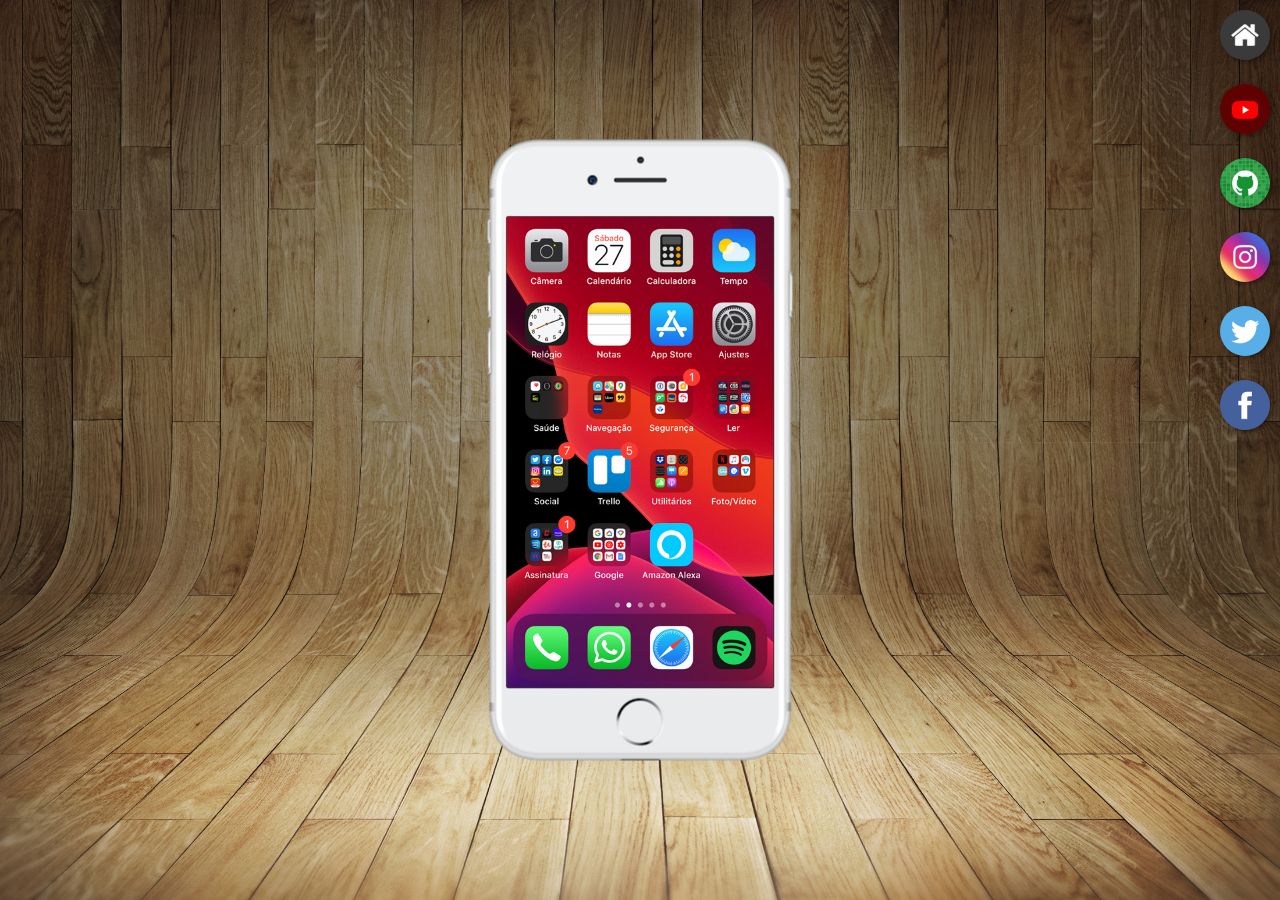
<file: index.html>
<!DOCTYPE html>
<html lang="pt-br">
<head>
    <meta charset="UTF-8">
    <meta name="viewport" content="width=device-width, initial-scale=1.0">
    <title>Projeto Redes Sociais</title>
    <link rel="shortcut icon" href="favicon.ico" type="image/x-icon">
    <link rel="stylesheet" href="estilos/style.css">
</head>
<body>
    <main>
        <section id="telefone">
            <iframe src="home.html" name= "tela" id="tela" frameborder="0">Seu navegador não é compatível com isso.</iframe>
        </section>
        <section id="redes-sociais">
            <a href="home.html" target="tela"><img src="imagens/logo-home.jpg" alt="Home"></a><br>

            <a href="youtube.html" target="tela" class="youtube"><img src="imagens/logo-youtube.jpg" alt="Youtube"></a><br>

            <a href="github.html" target="tela"><img src="imagens/logo-github.jpg" alt="Github"></a><br>

            <a href="instagram.html" target="tela"><img src="imagens/logo-instagram.jpg" alt="Instagram"></a><br>

            <a href="twitter.html" target="tela"><img src="imagens/logo-twitter.jpg" alt="Twitter"></a><br>

            <a href="facebook.html" target="tela"><img src="imagens/logo-facebook.jpg" alt="Facebook"></a>
        </section>
    </main>
    
</body>
</html>
</file>
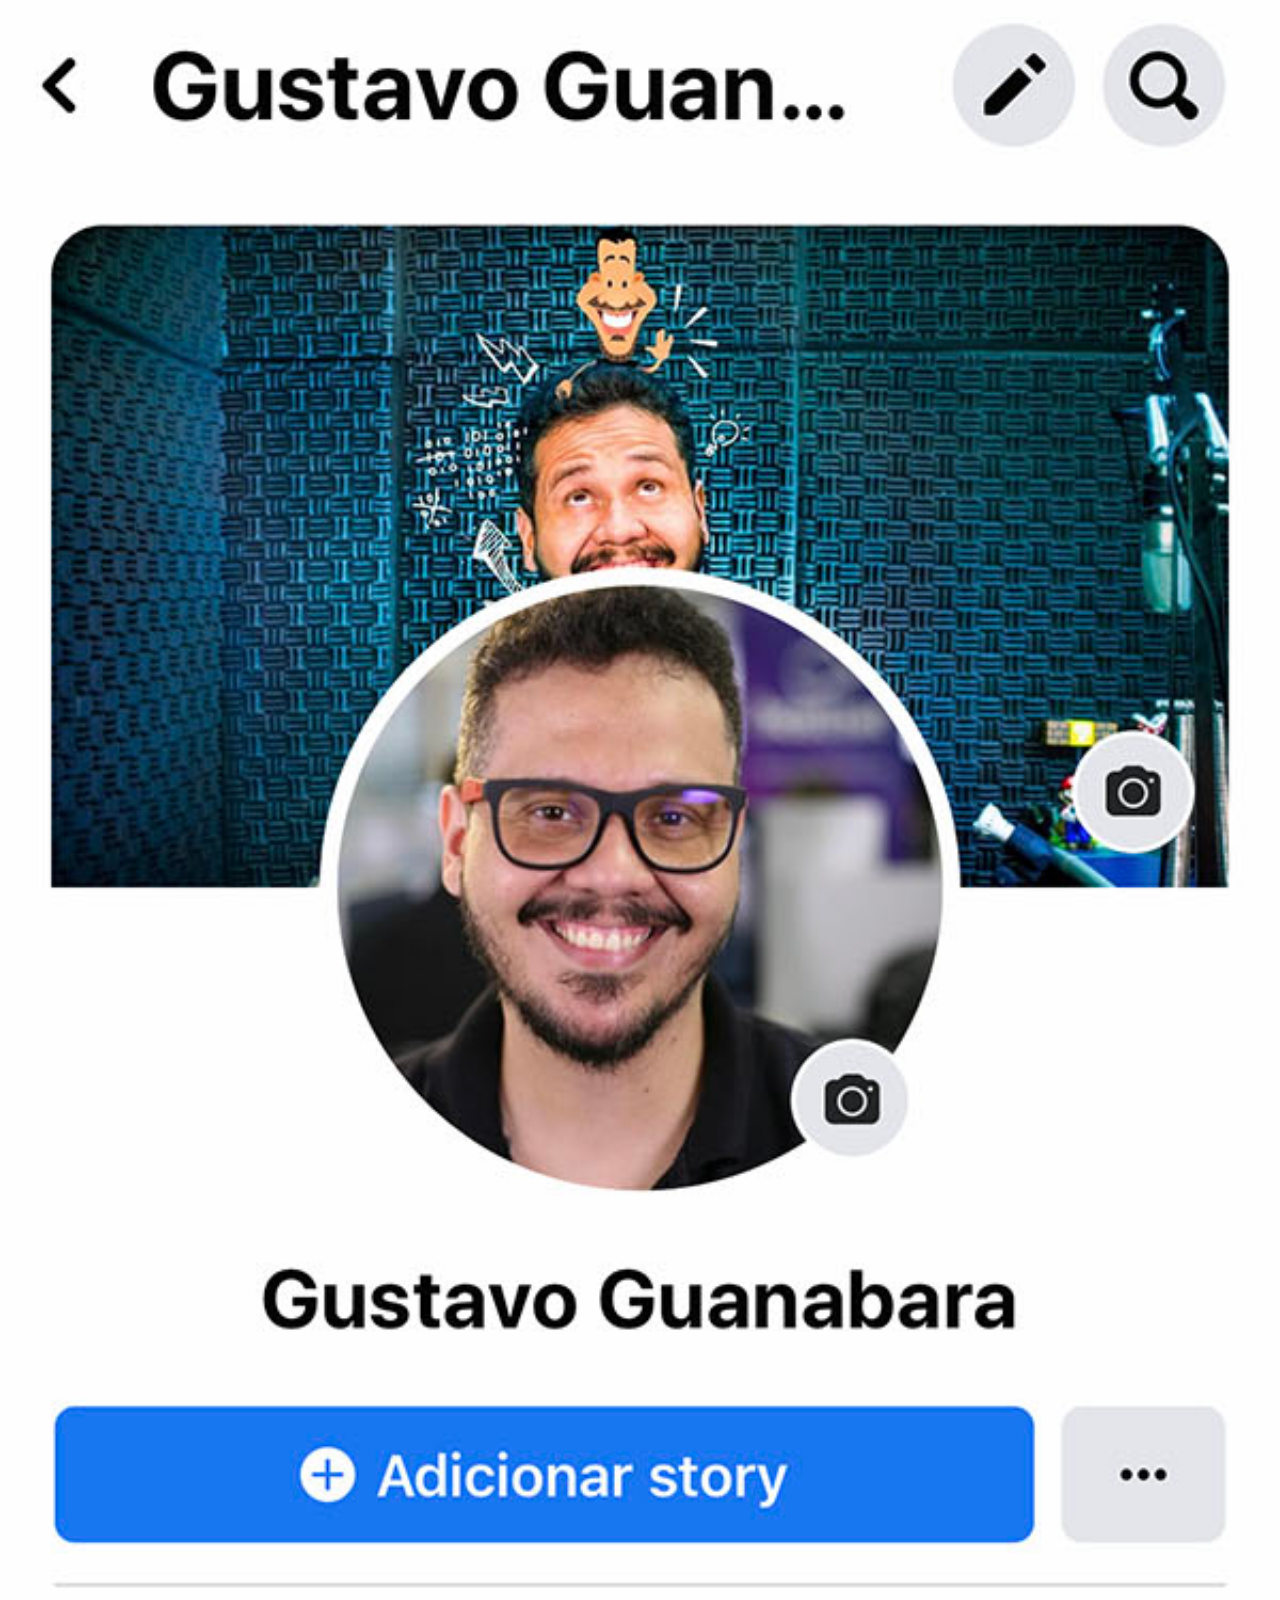
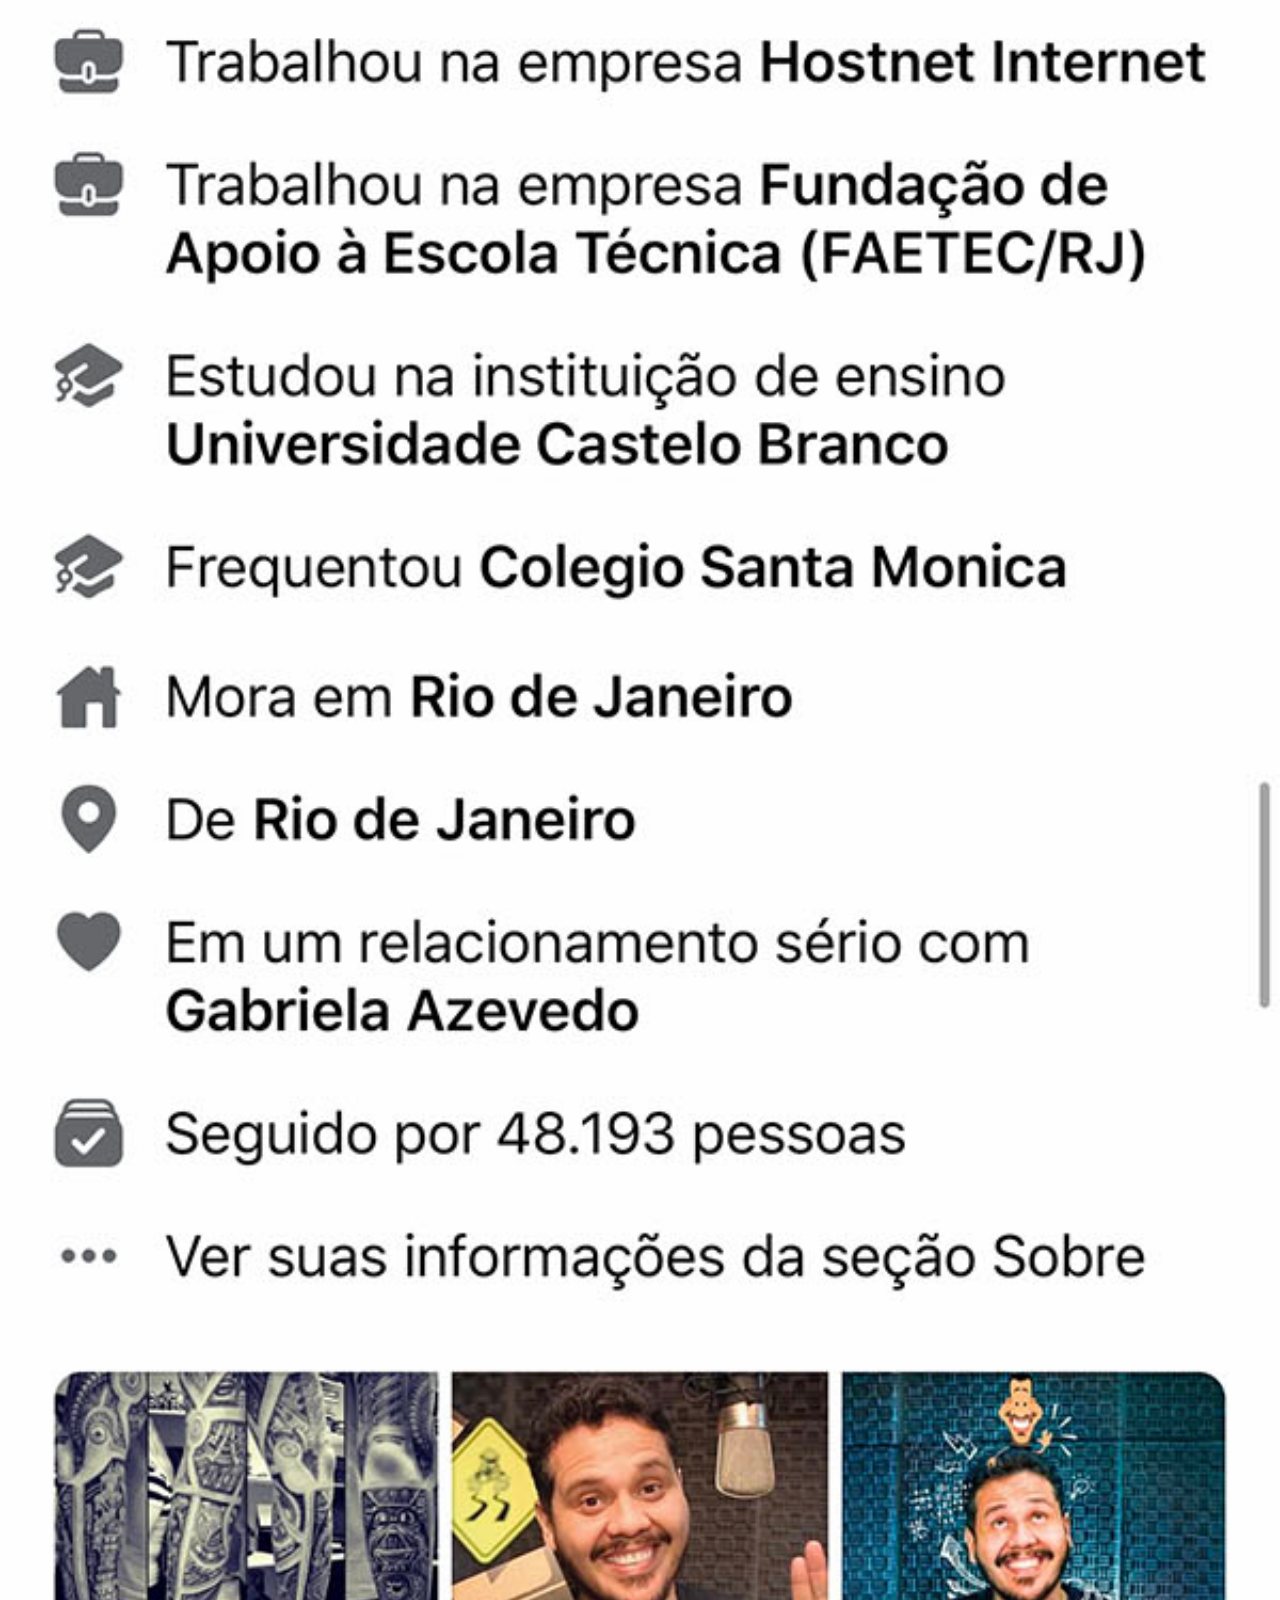
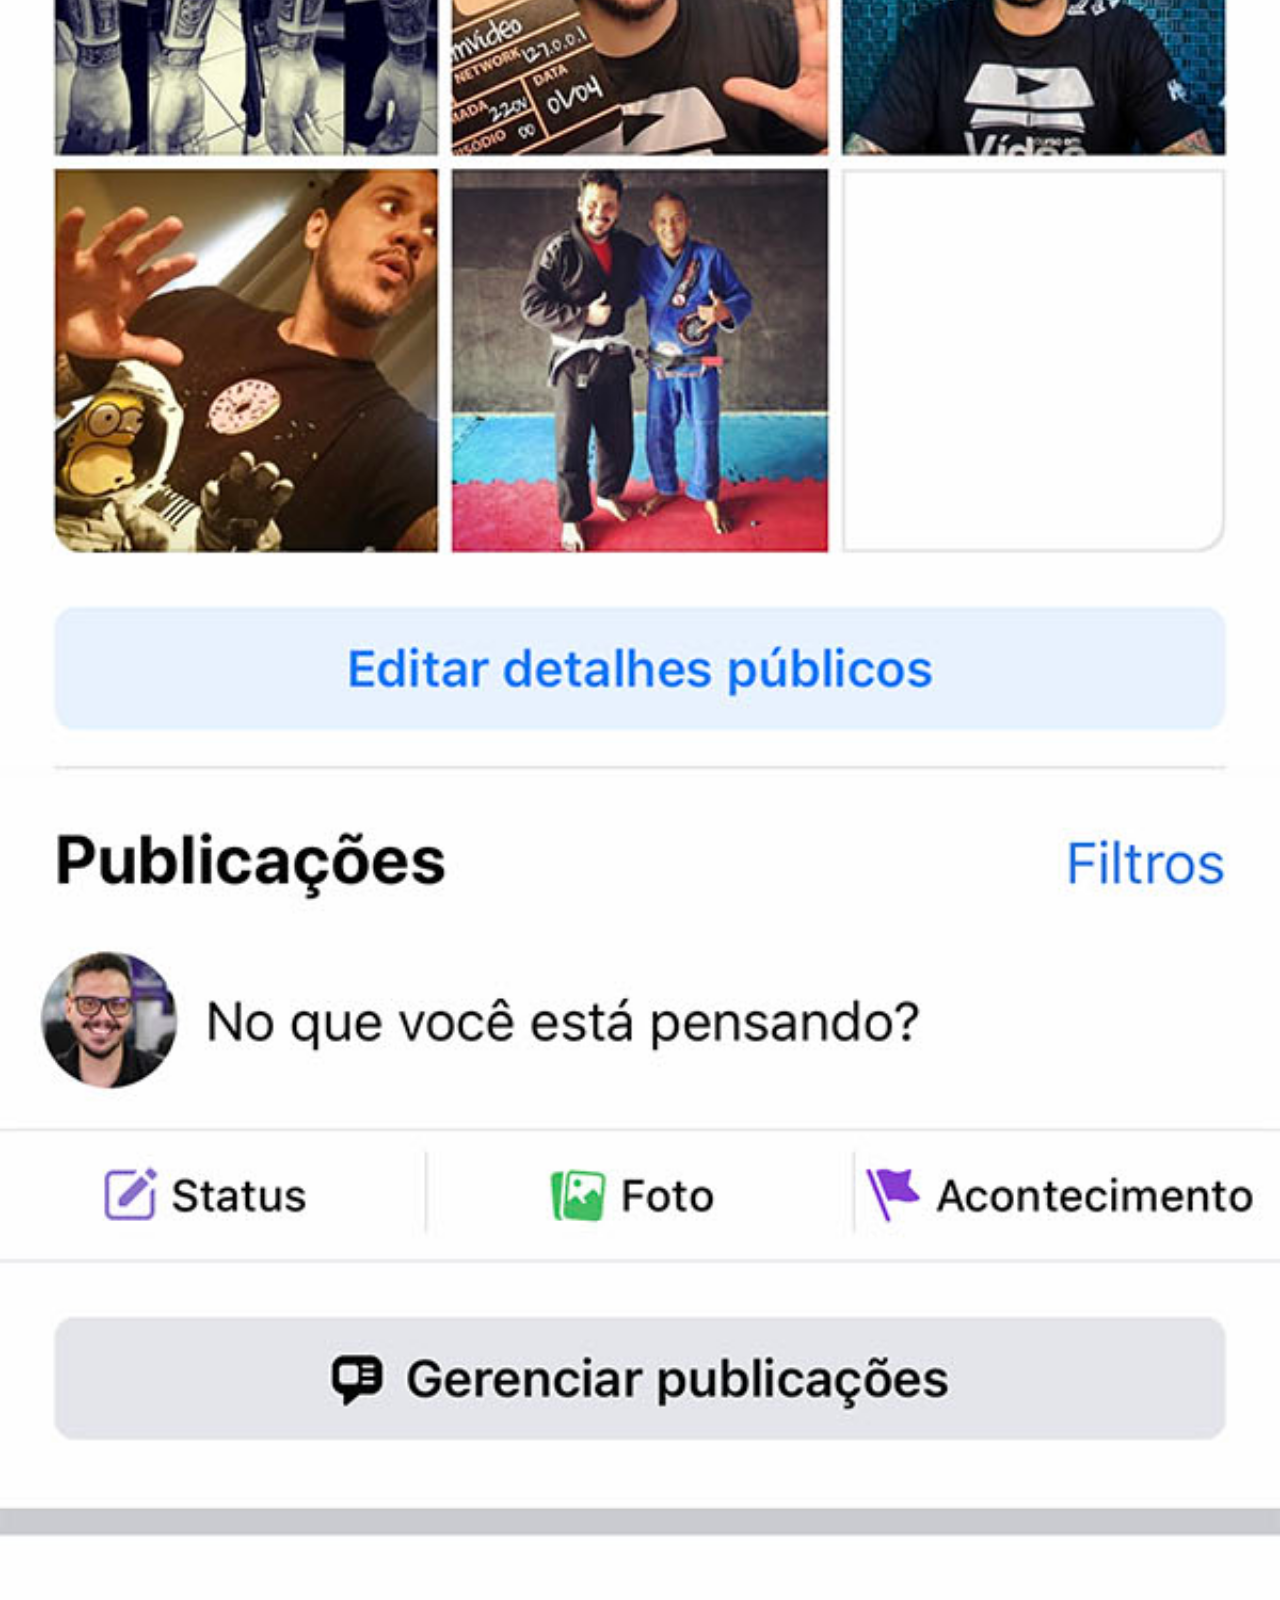
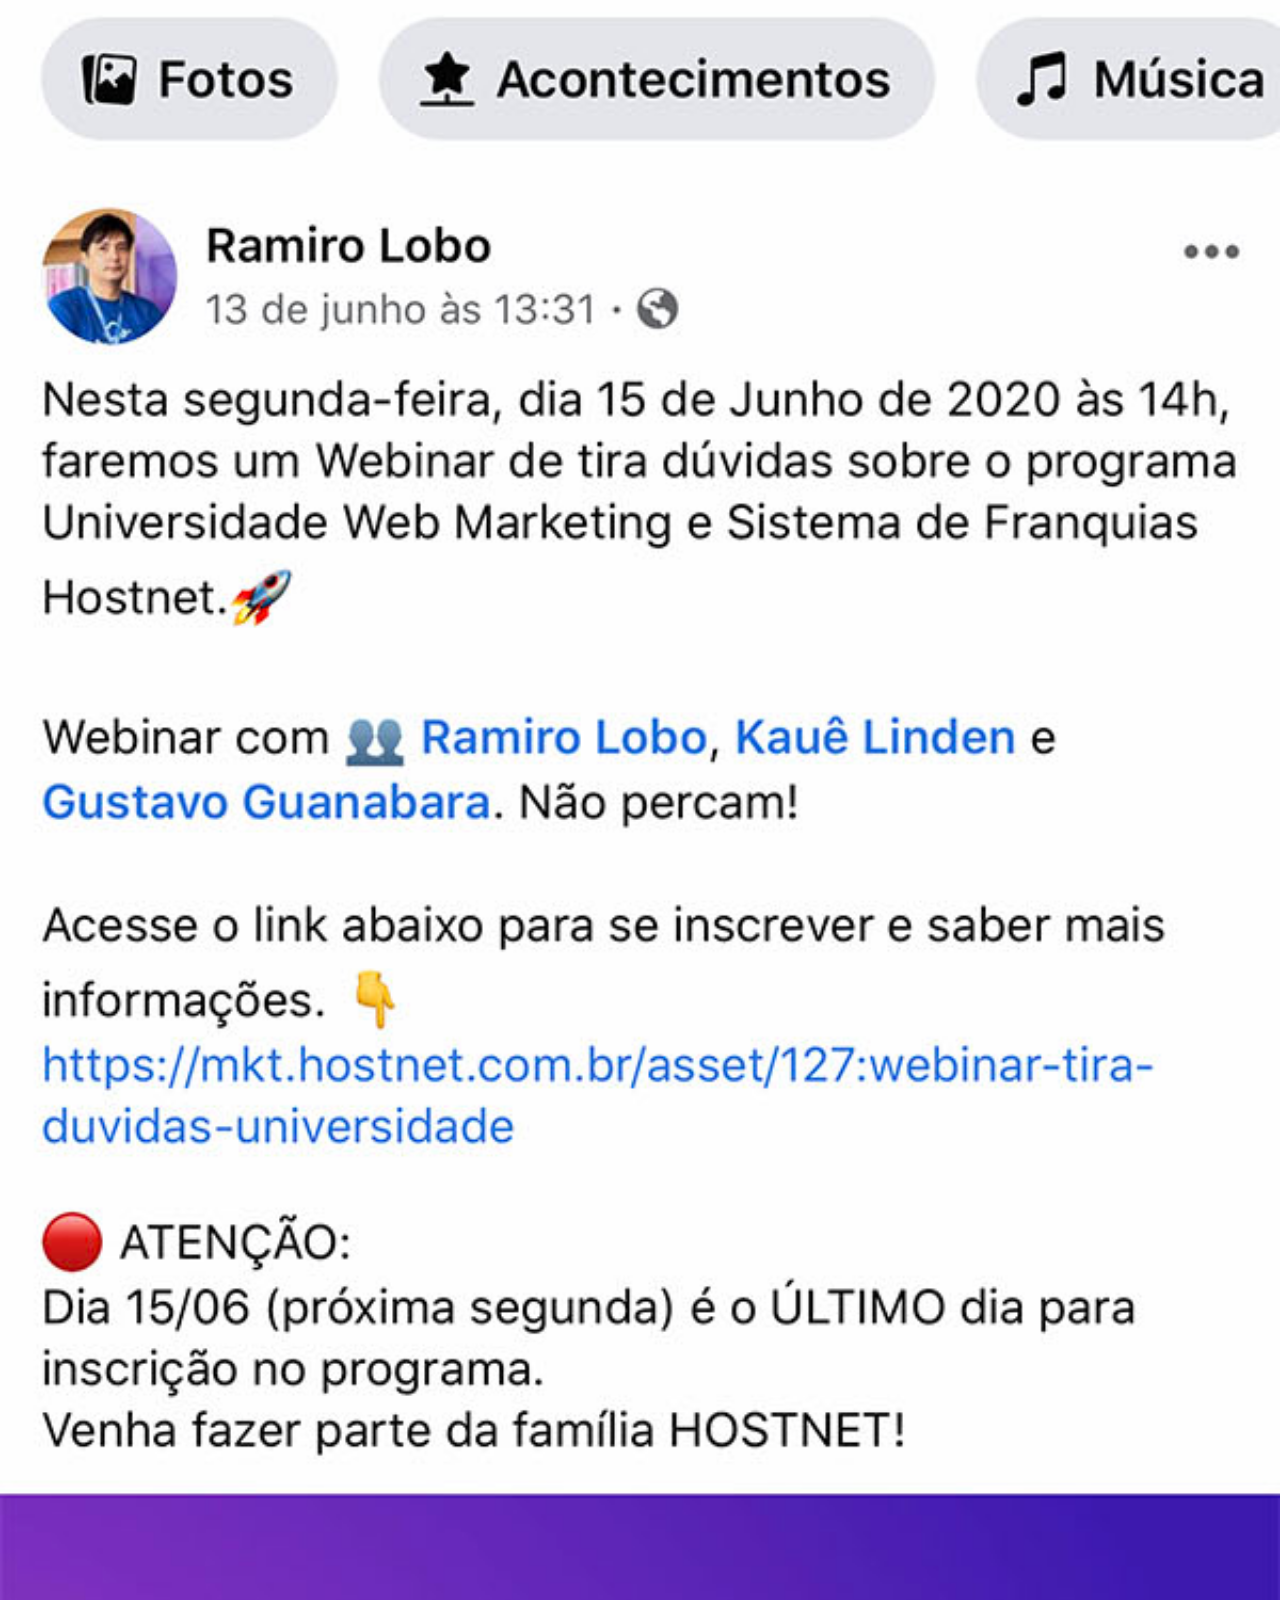
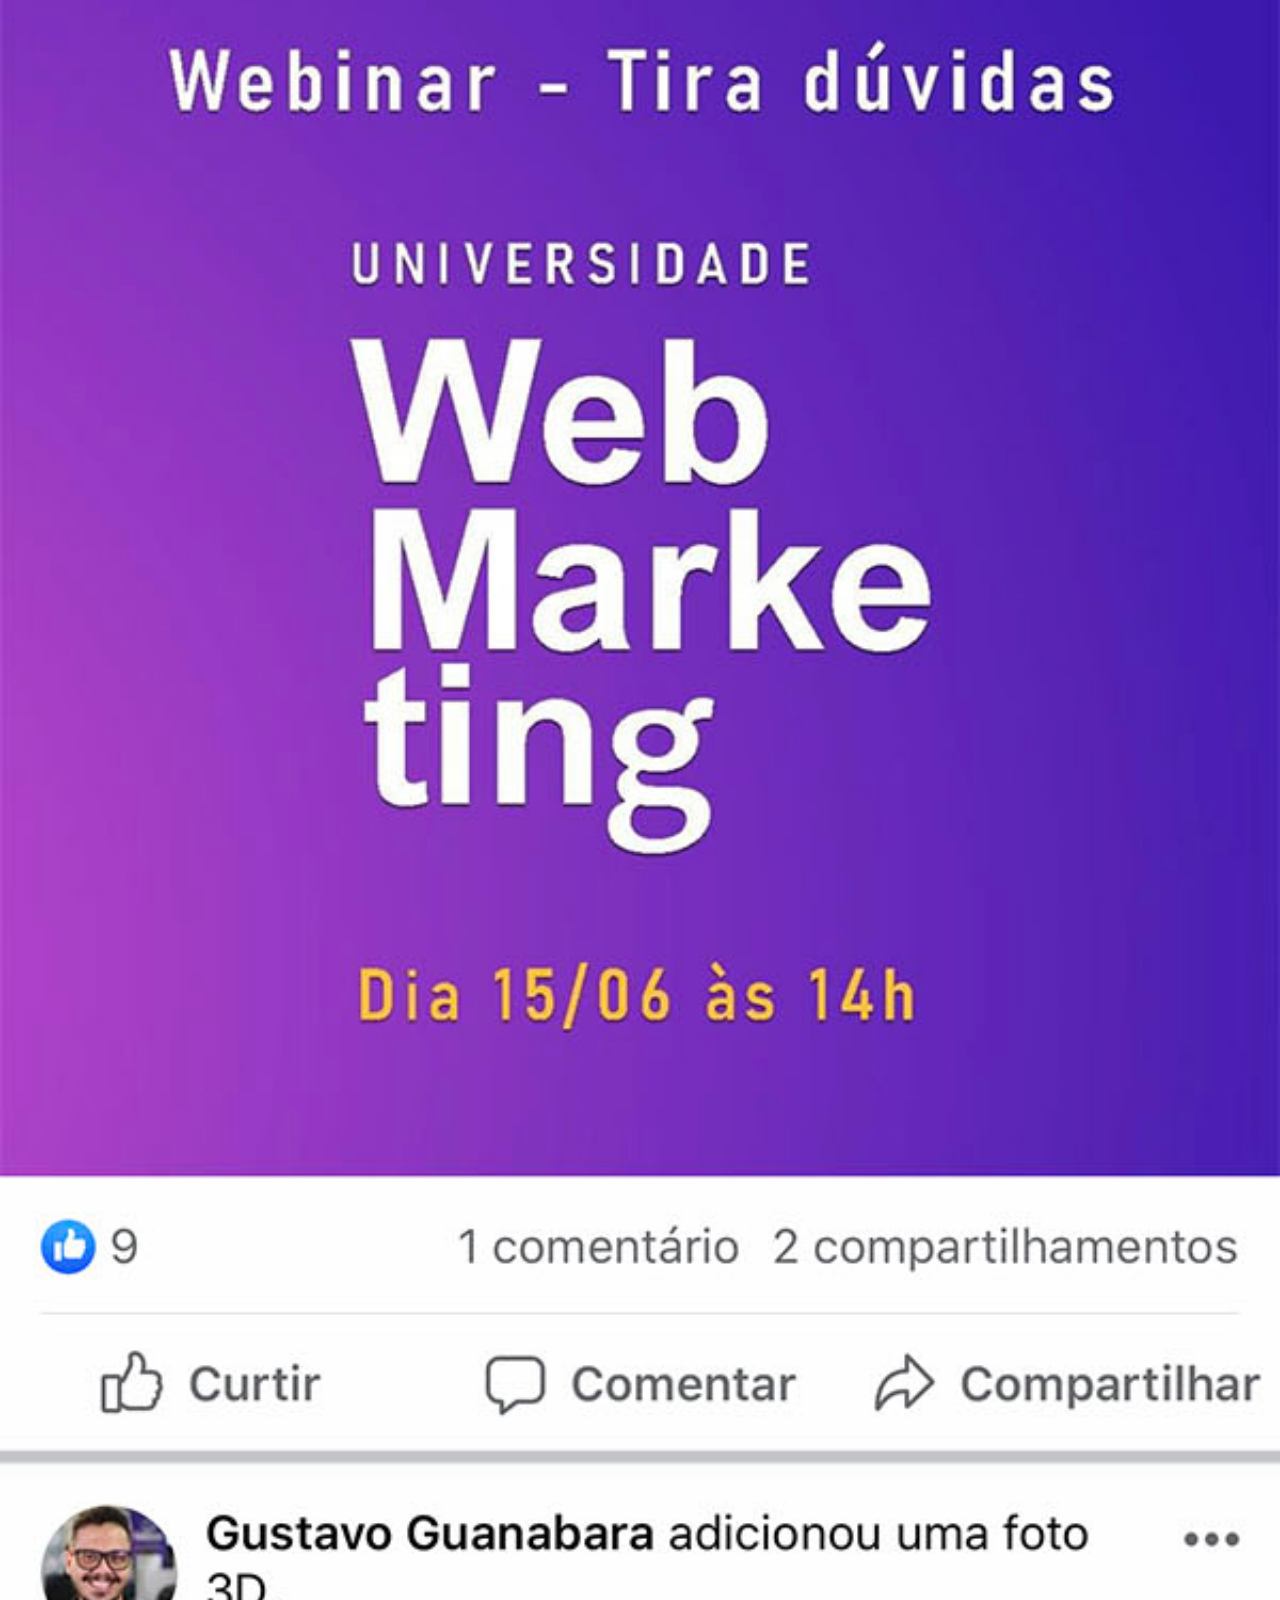
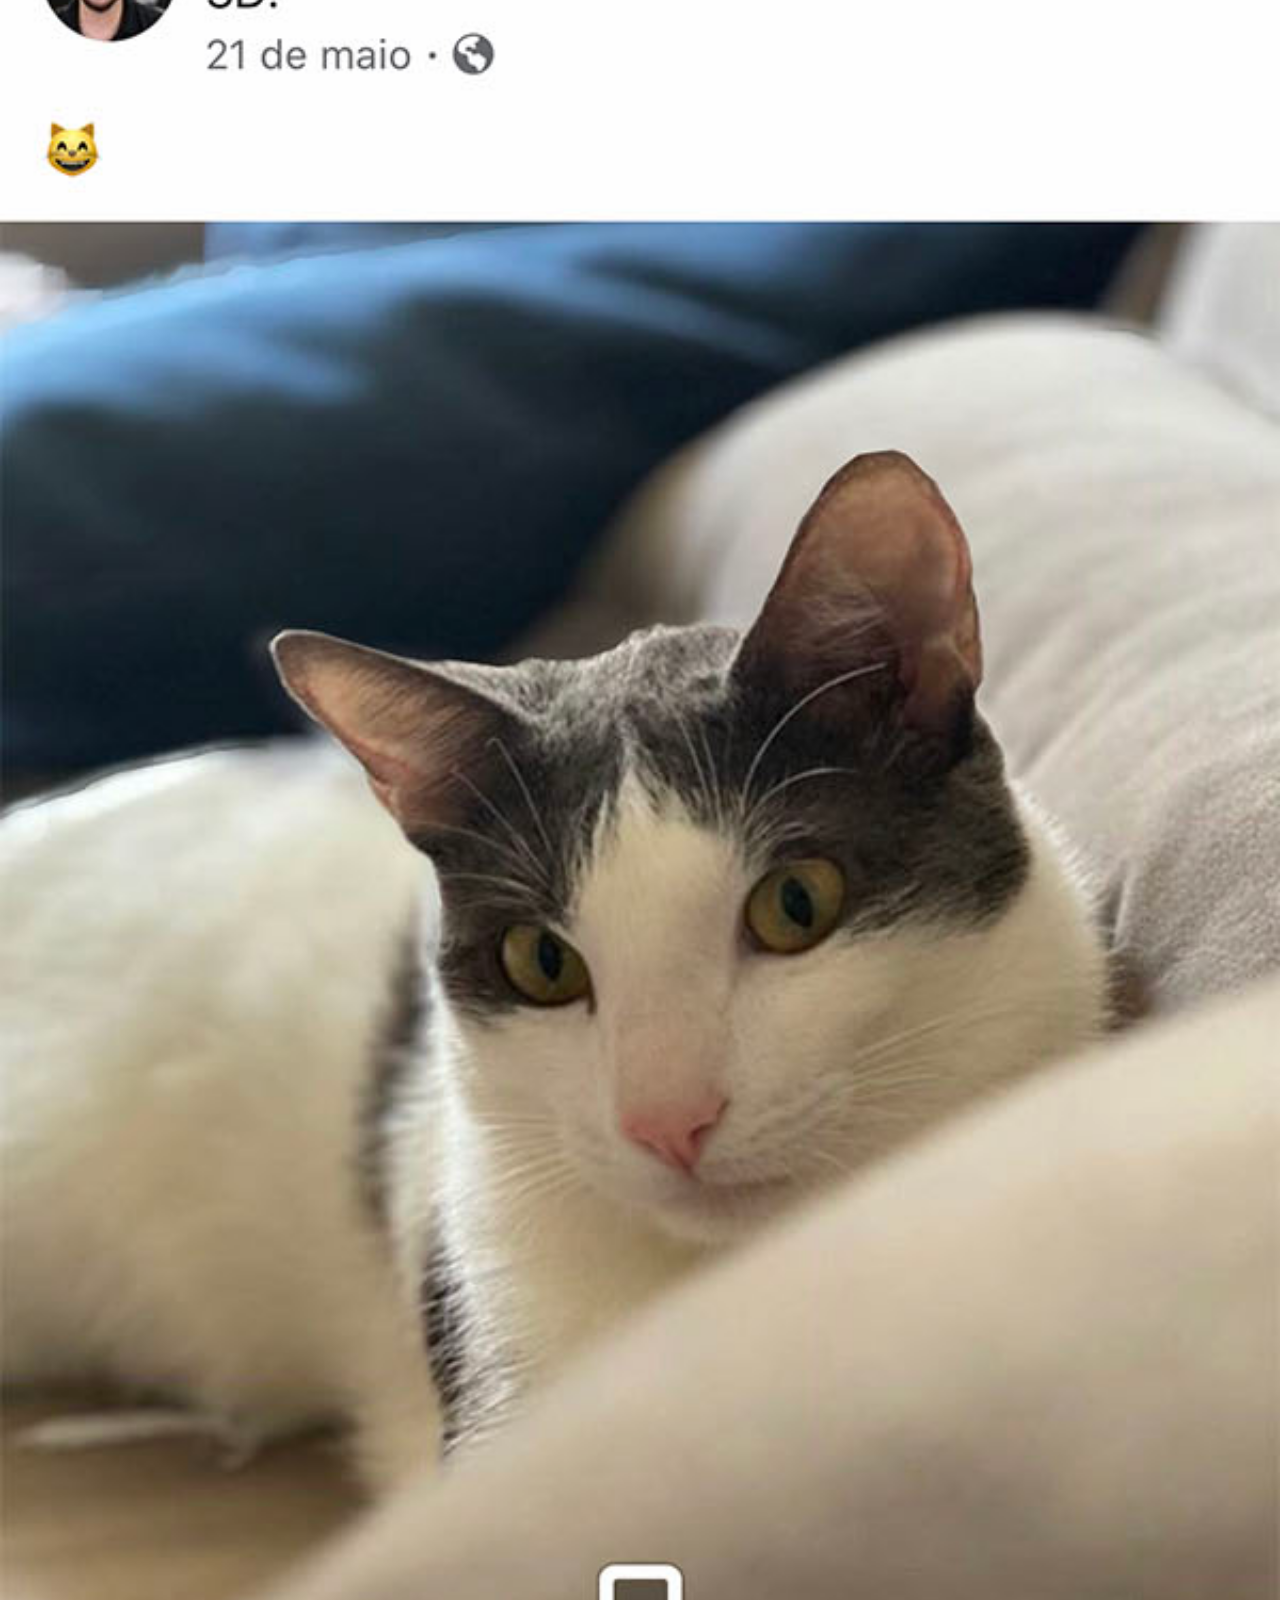
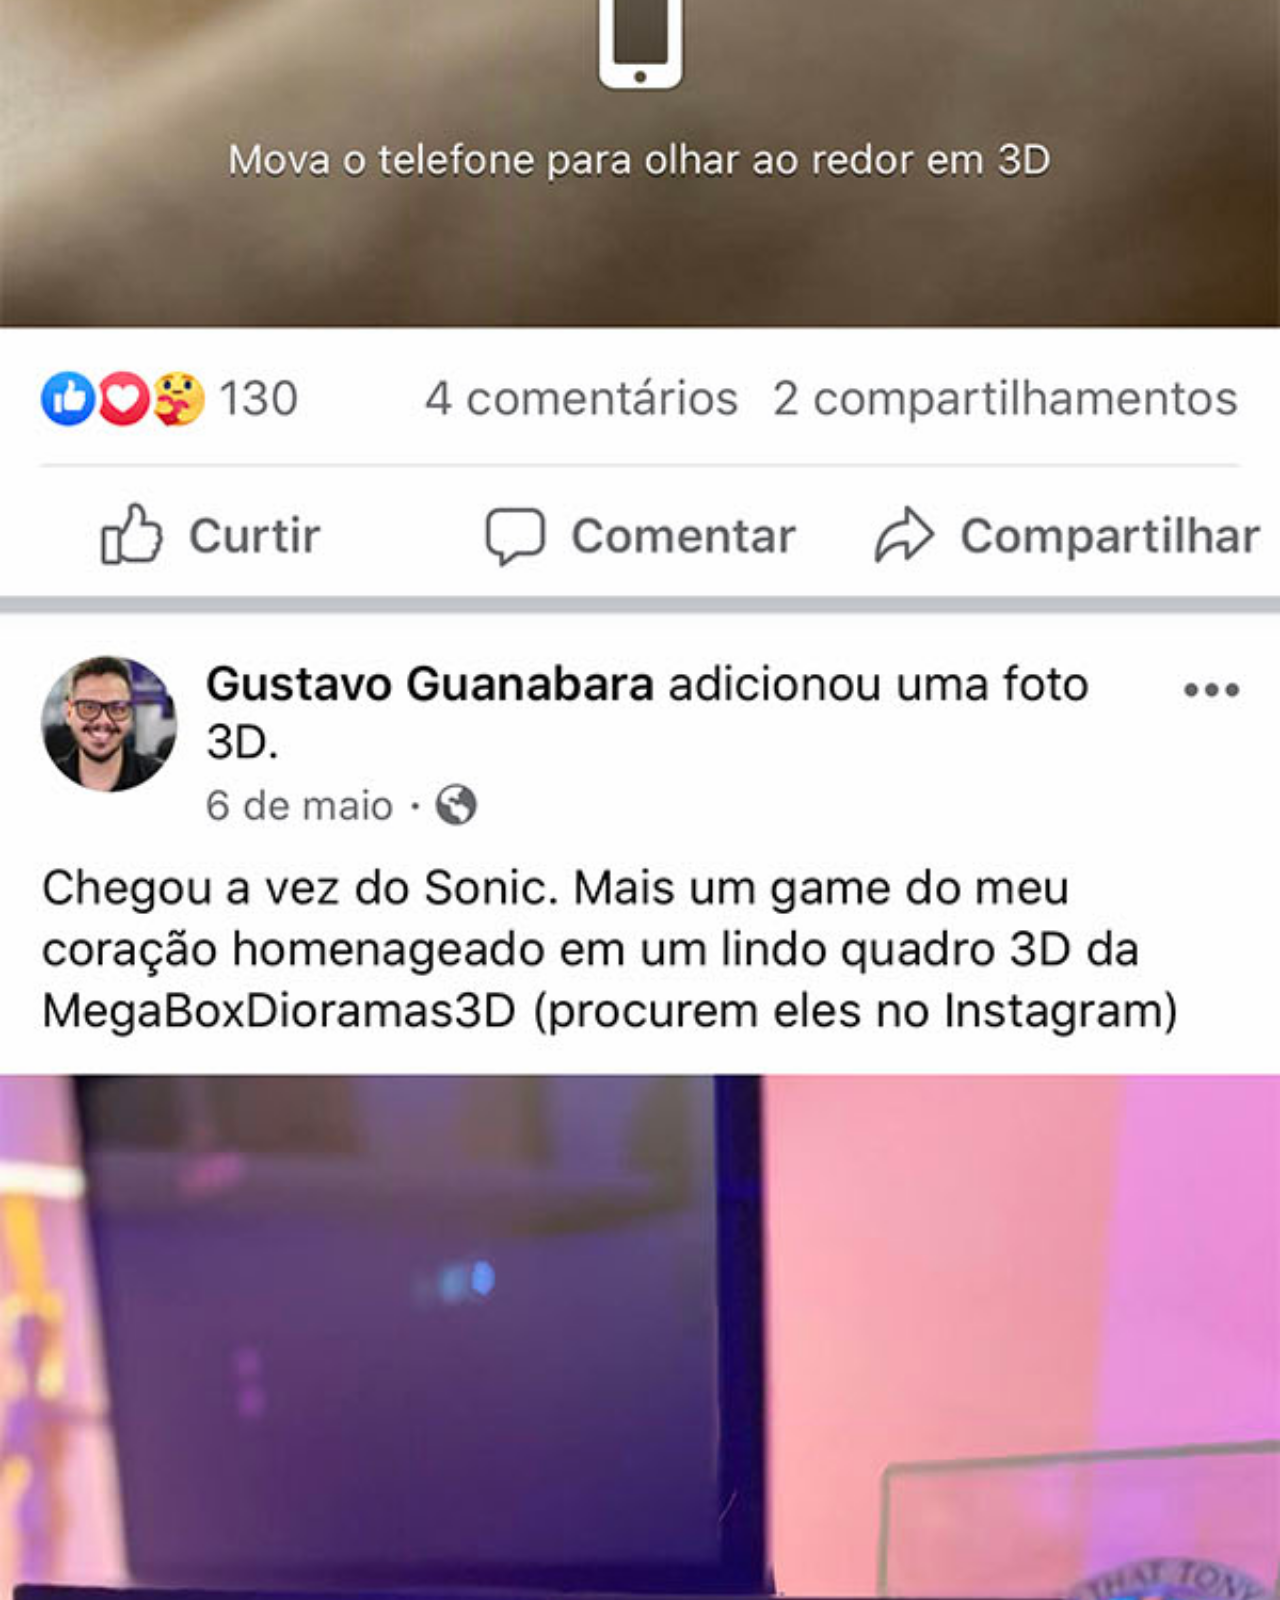
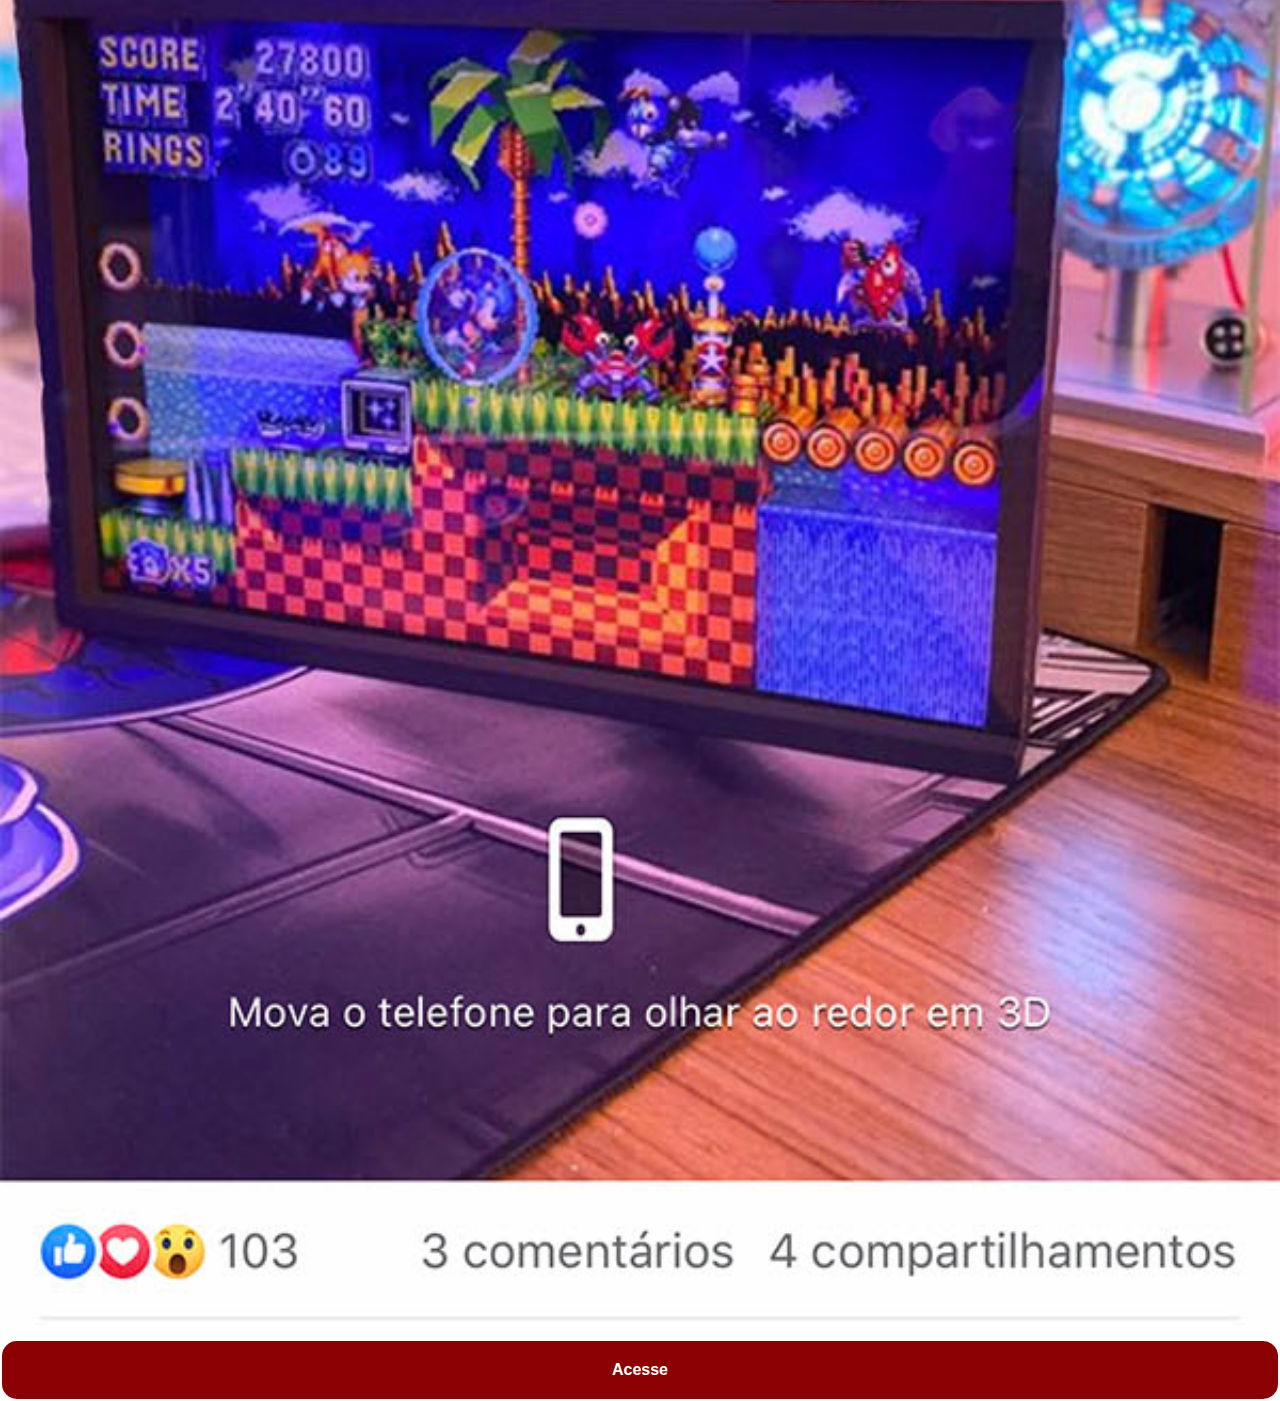
<file: facebook.html>
<!DOCTYPE html>
<html lang="pt-br">
<head>
    <meta charset="UTF-8">
    <meta name="viewport" content="width=device-width, initial-scale=1.0">
    <title>Facebook</title>
    <link rel="stylesheet" href="estilos/social.css">
</head>
<body>
    <img src="imagens/tela-facebook.jpg" alt="Tela do Facebook">
    <a href="https://www.facebook.com/gustavoguanabara" target="_blank">Acesse</a>
</body>
</html>
</file>
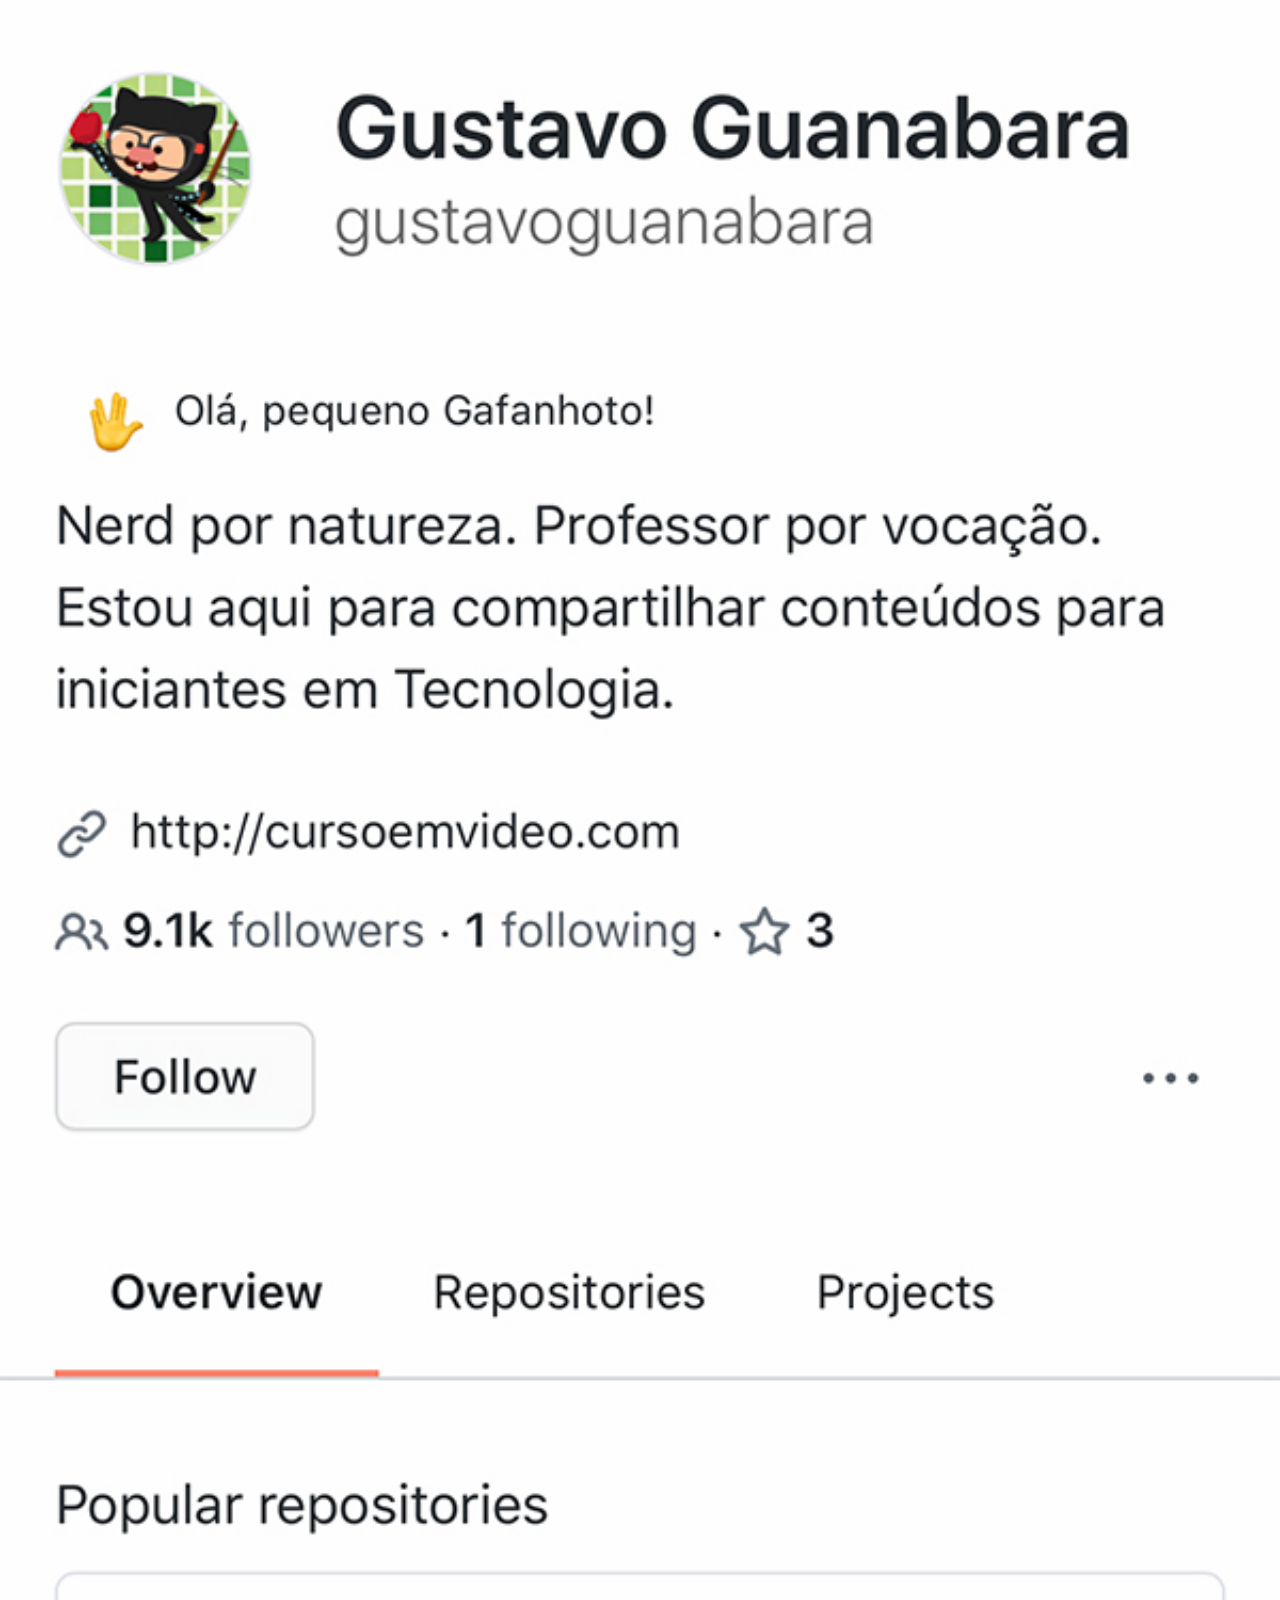
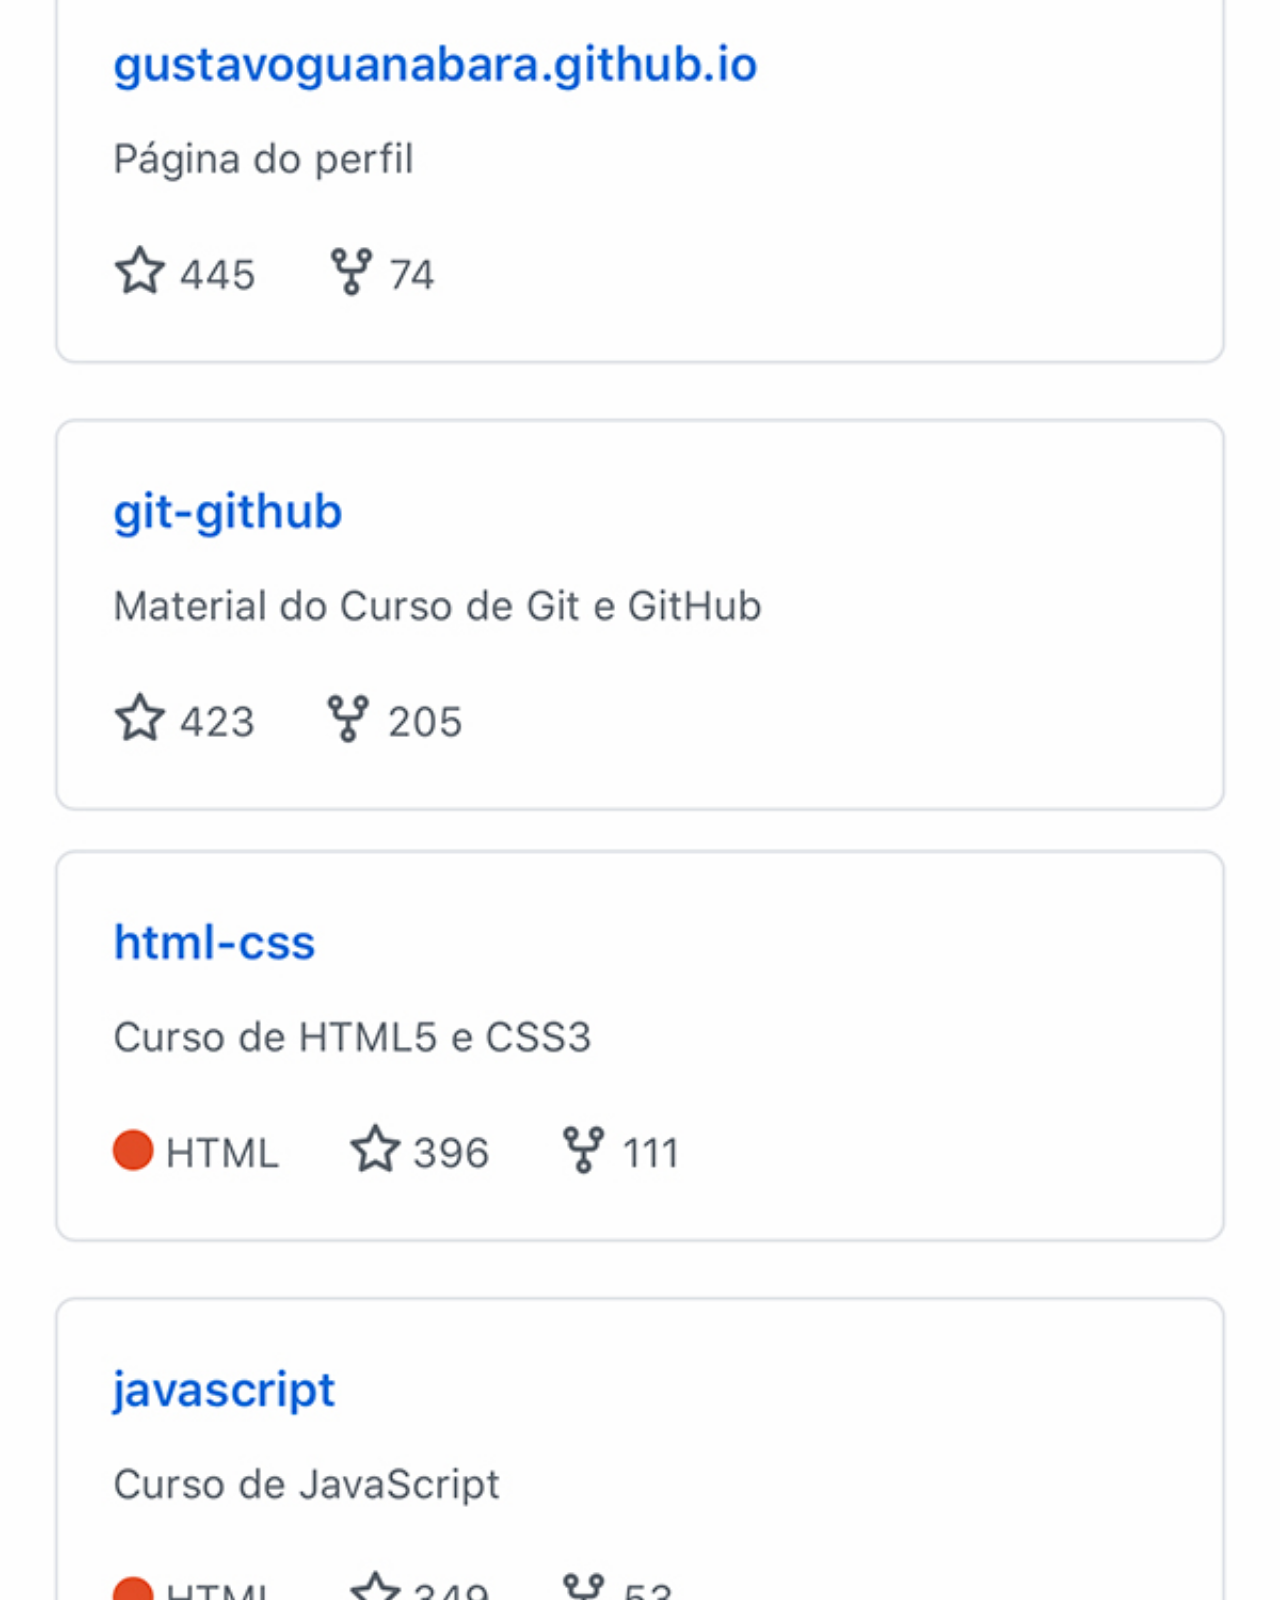
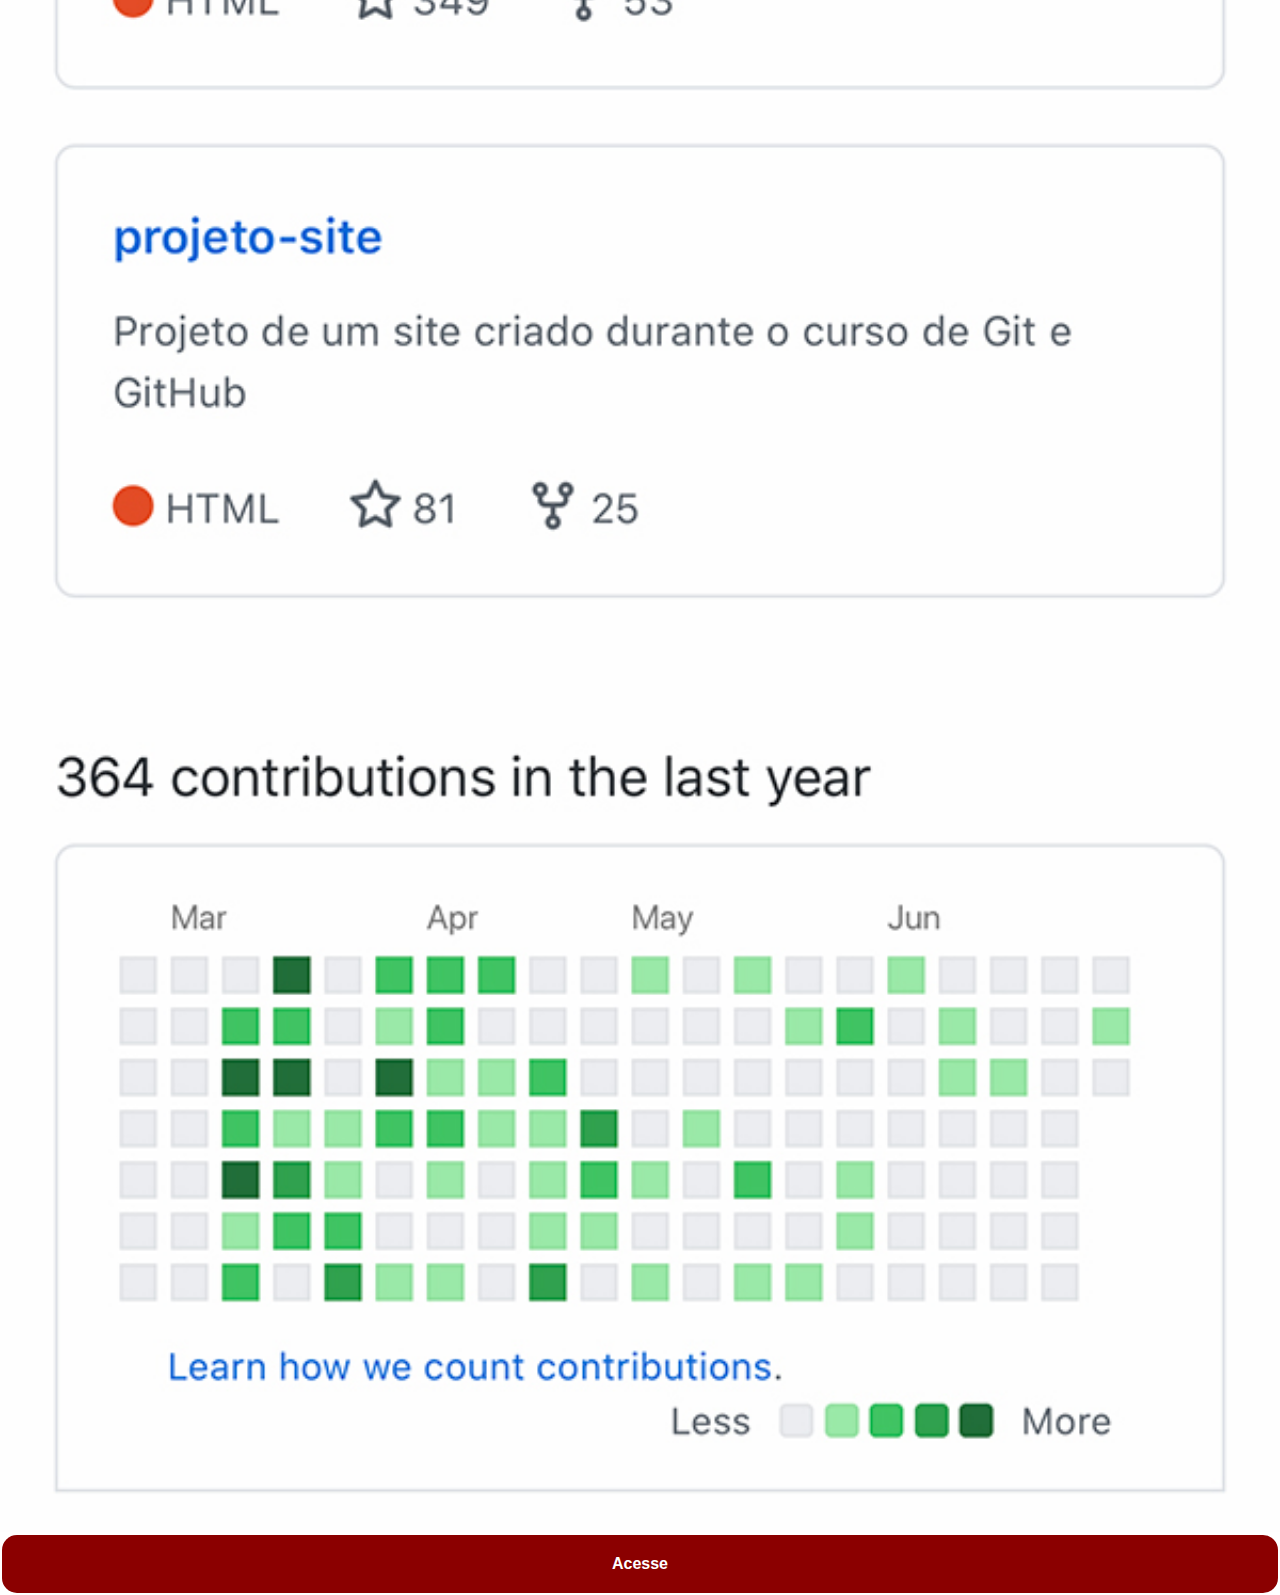
<file: github.html>
<!DOCTYPE html>
<html lang="pt-br">
<head>
    <meta charset="UTF-8">
    <meta name="viewport" content="width=device-width, initial-scale=1.0">
    <title>Github</title>
    <link rel="stylesheet" href="estilos/social.css">
</head>
<body>
    <img src="imagens/tela-github.jpg" alt="Tela do Github">
    <a href="https://github.com/gustavoguanabara" target="_blank">Acesse</a>
</body>
</html>
</file>
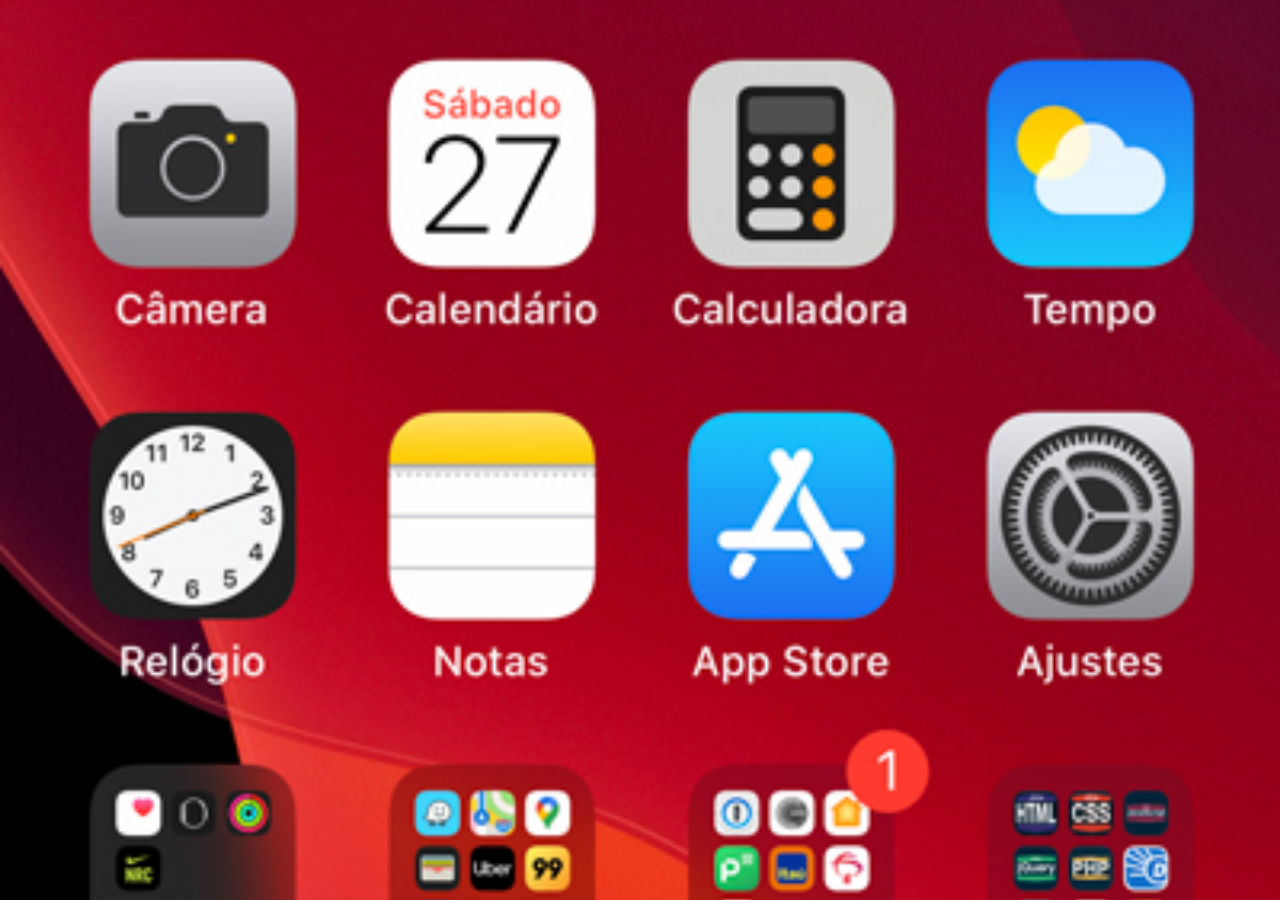
<file: home.html>
<!DOCTYPE html>
<html lang="en">
<head>
    <meta charset="UTF-8">
    <meta name="viewport" content="width=device-width, initial-scale=1.0">
    <title>Home</title>
</head>
<style>
    *{
        margin: 0px;
        padding: 0px;
    }
    body{
        width: 100vw;
        height: 100vh;
        background: black url('imagens/tela-home.jpg') no-repeat top center;
        background-size: cover;
    }
</style>
<body>
    
</body>
</html>
</file>
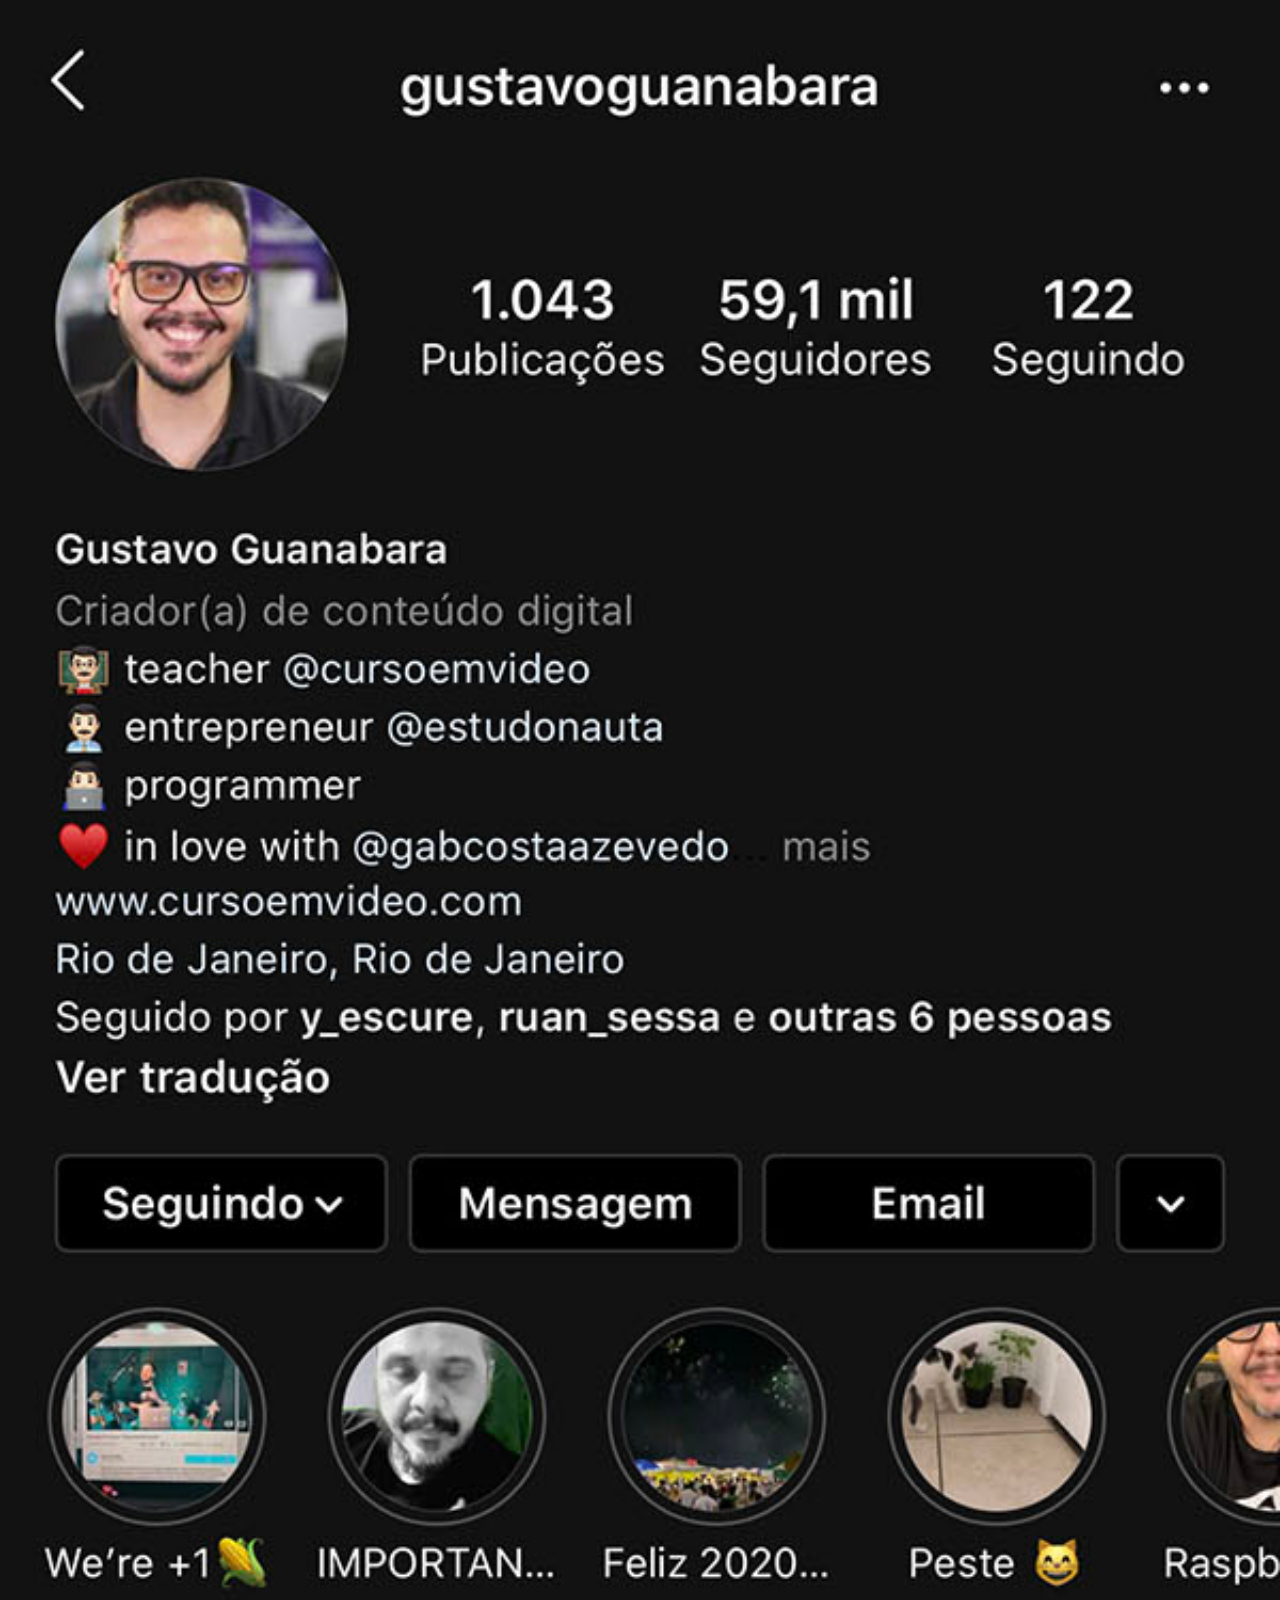
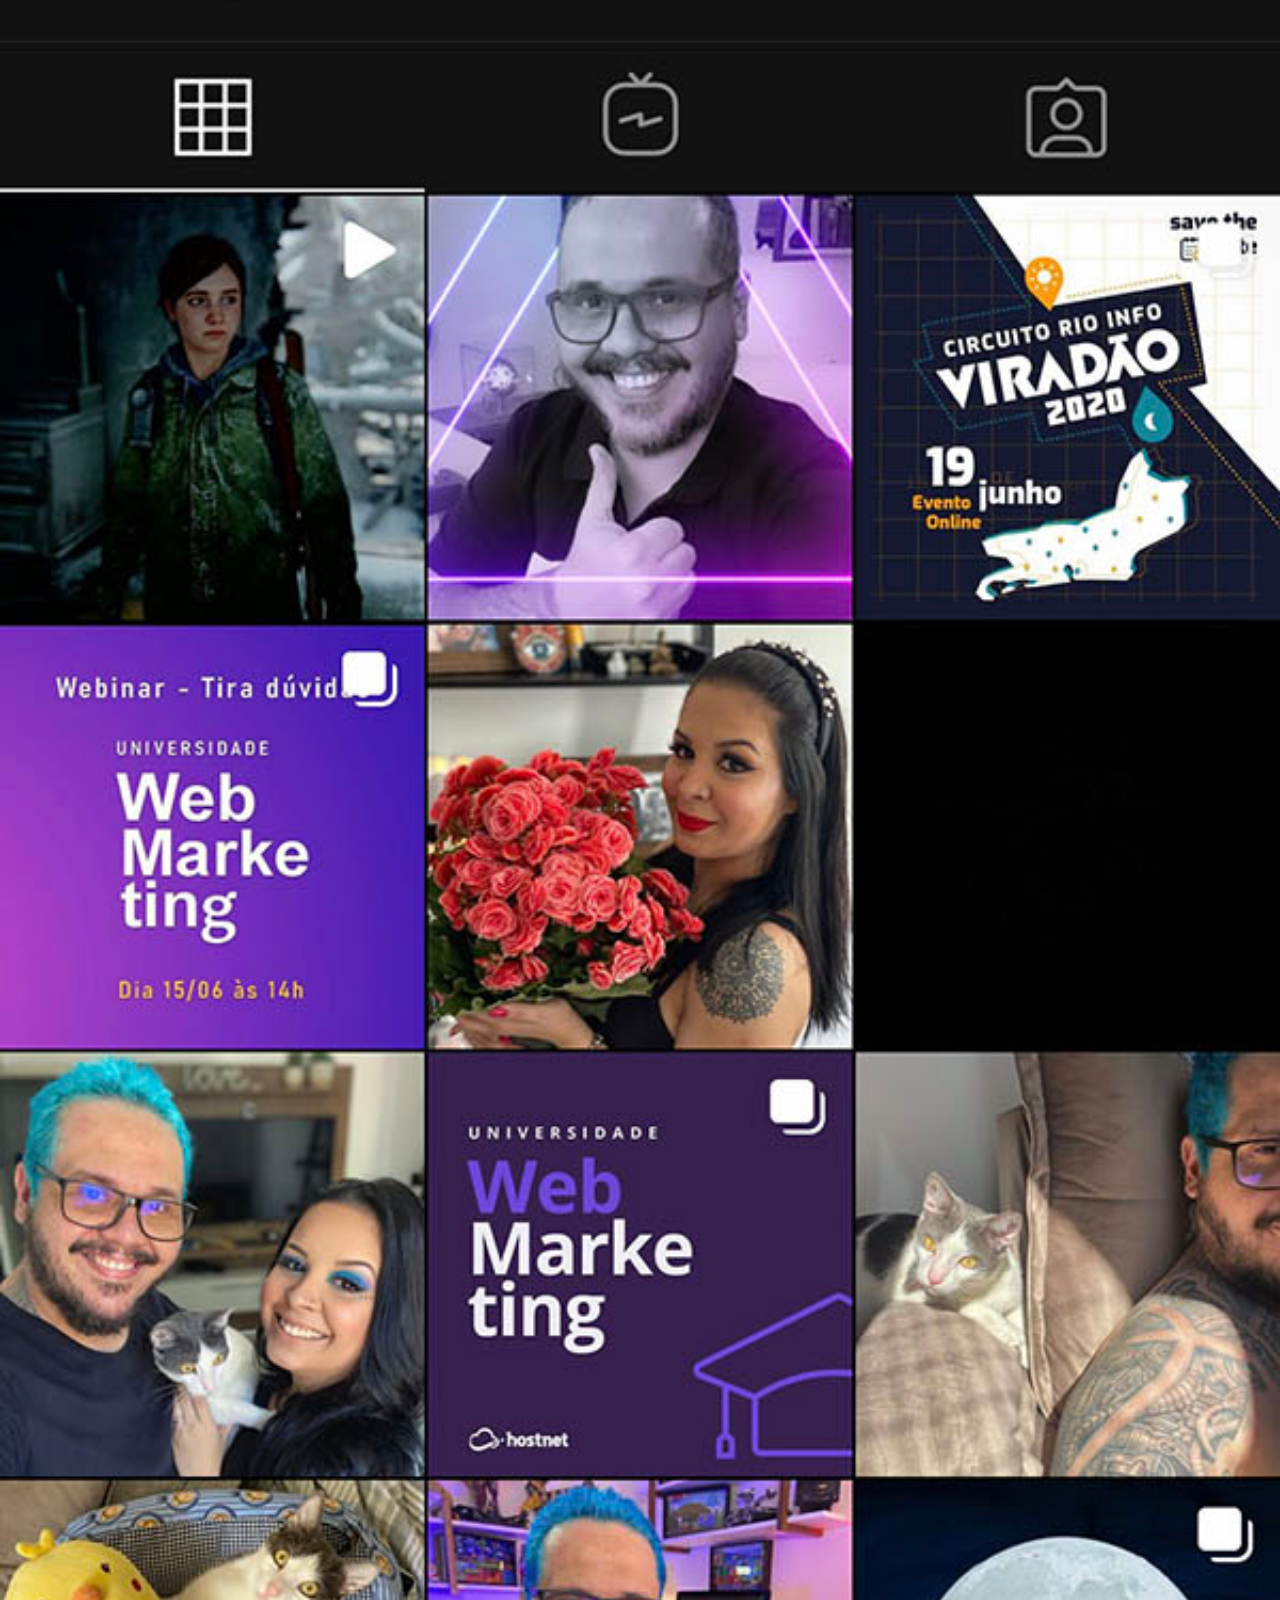
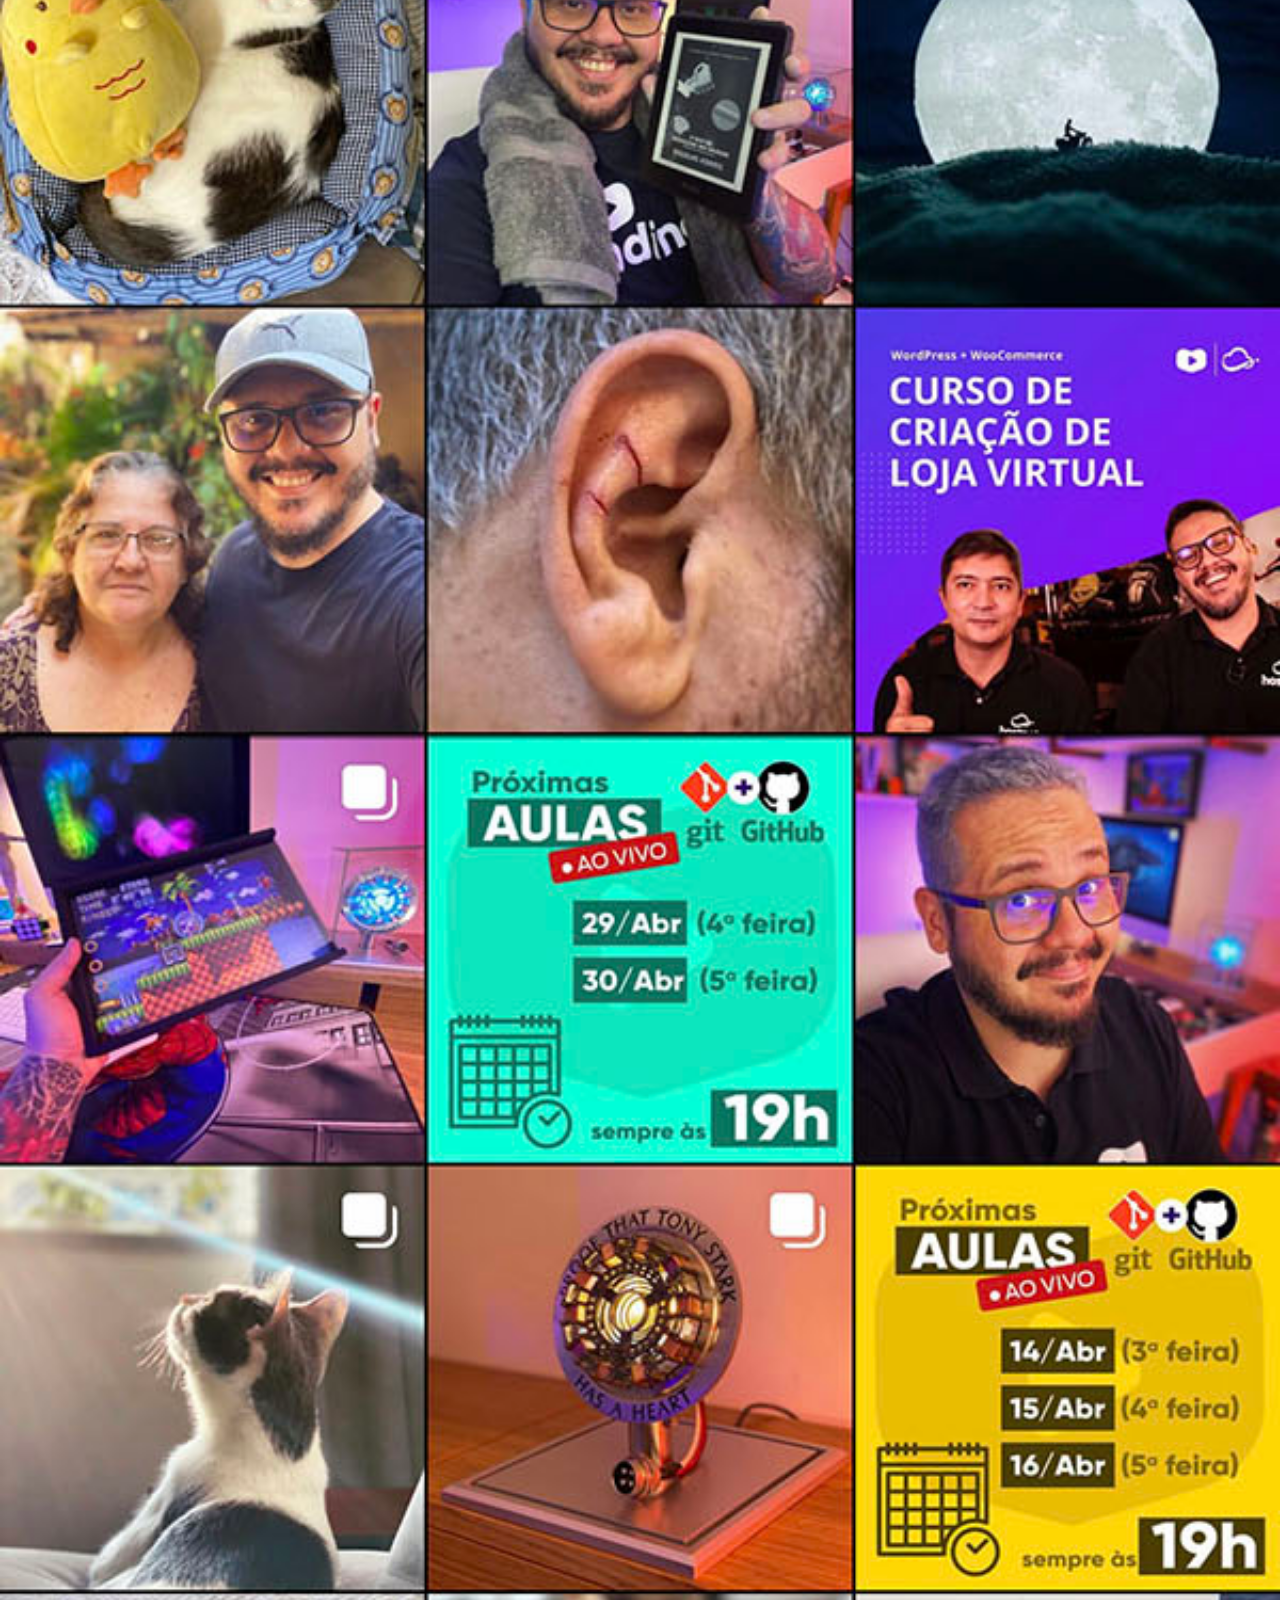
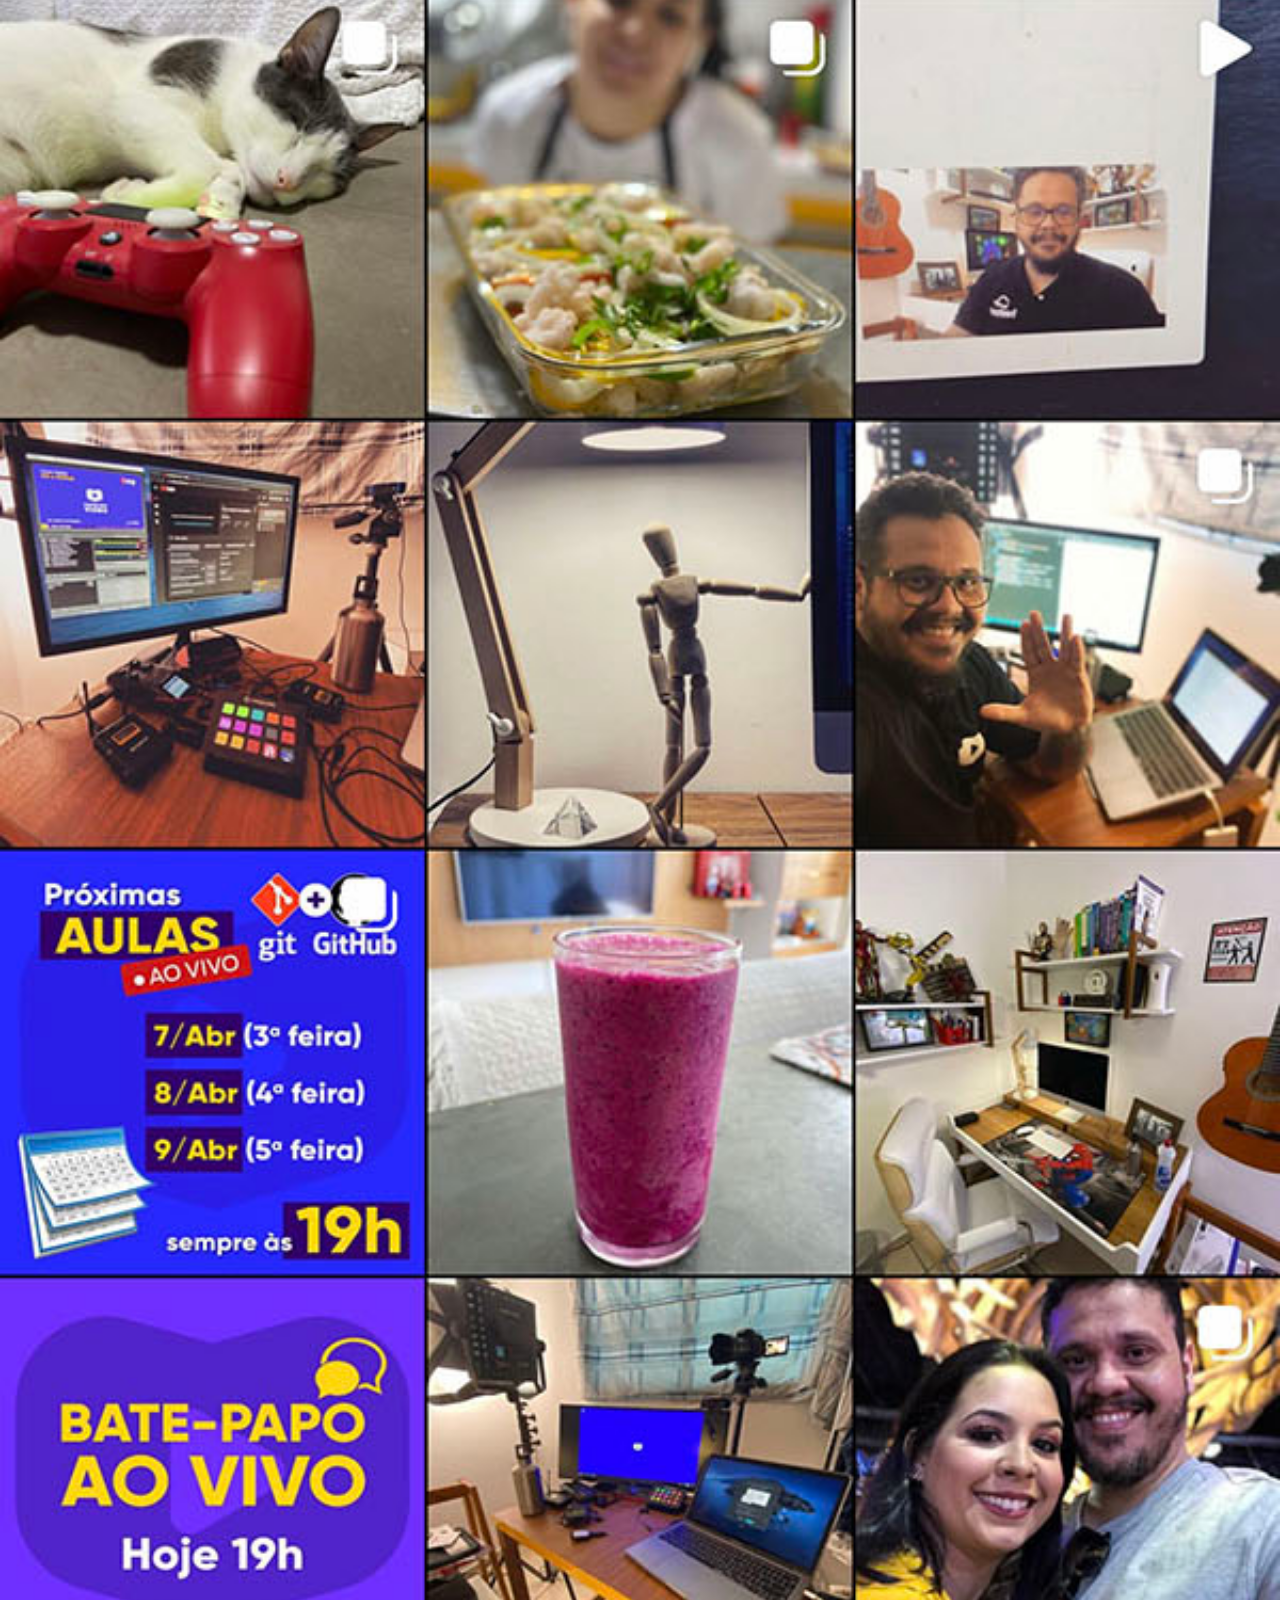
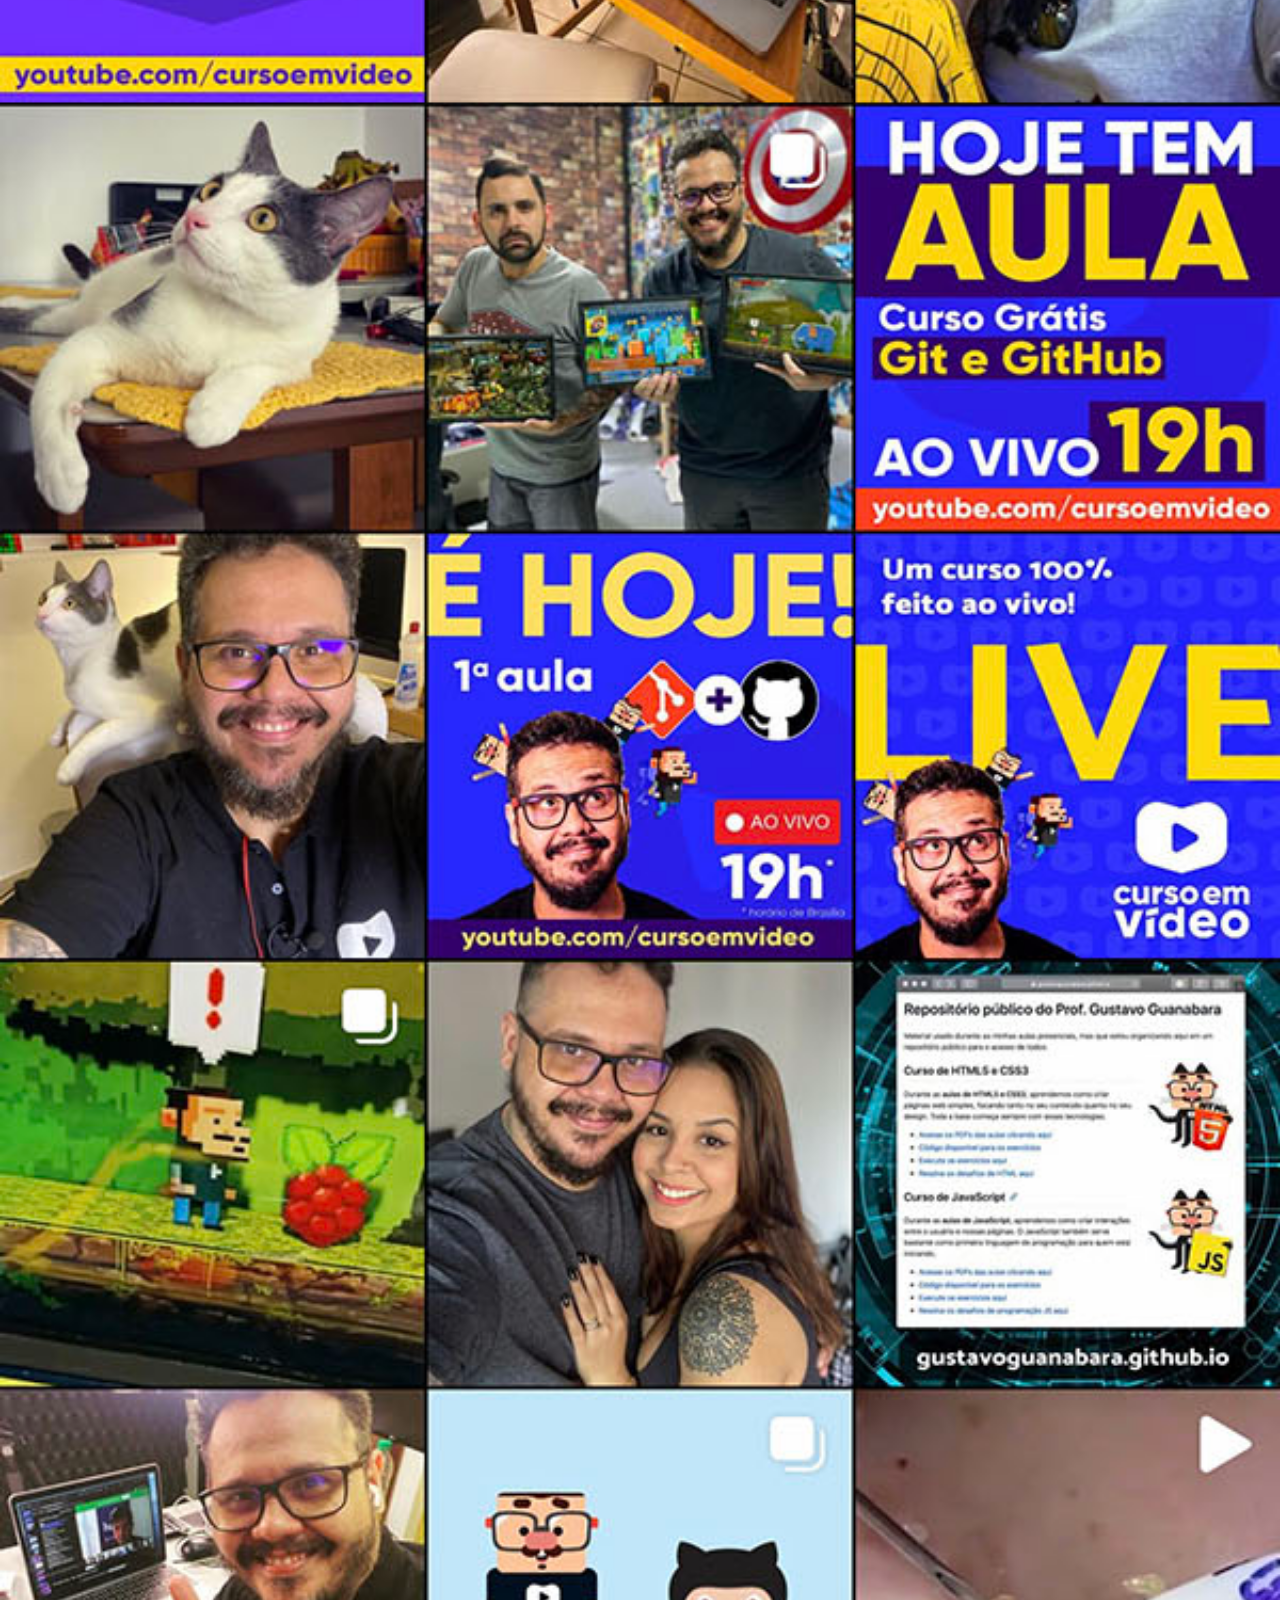
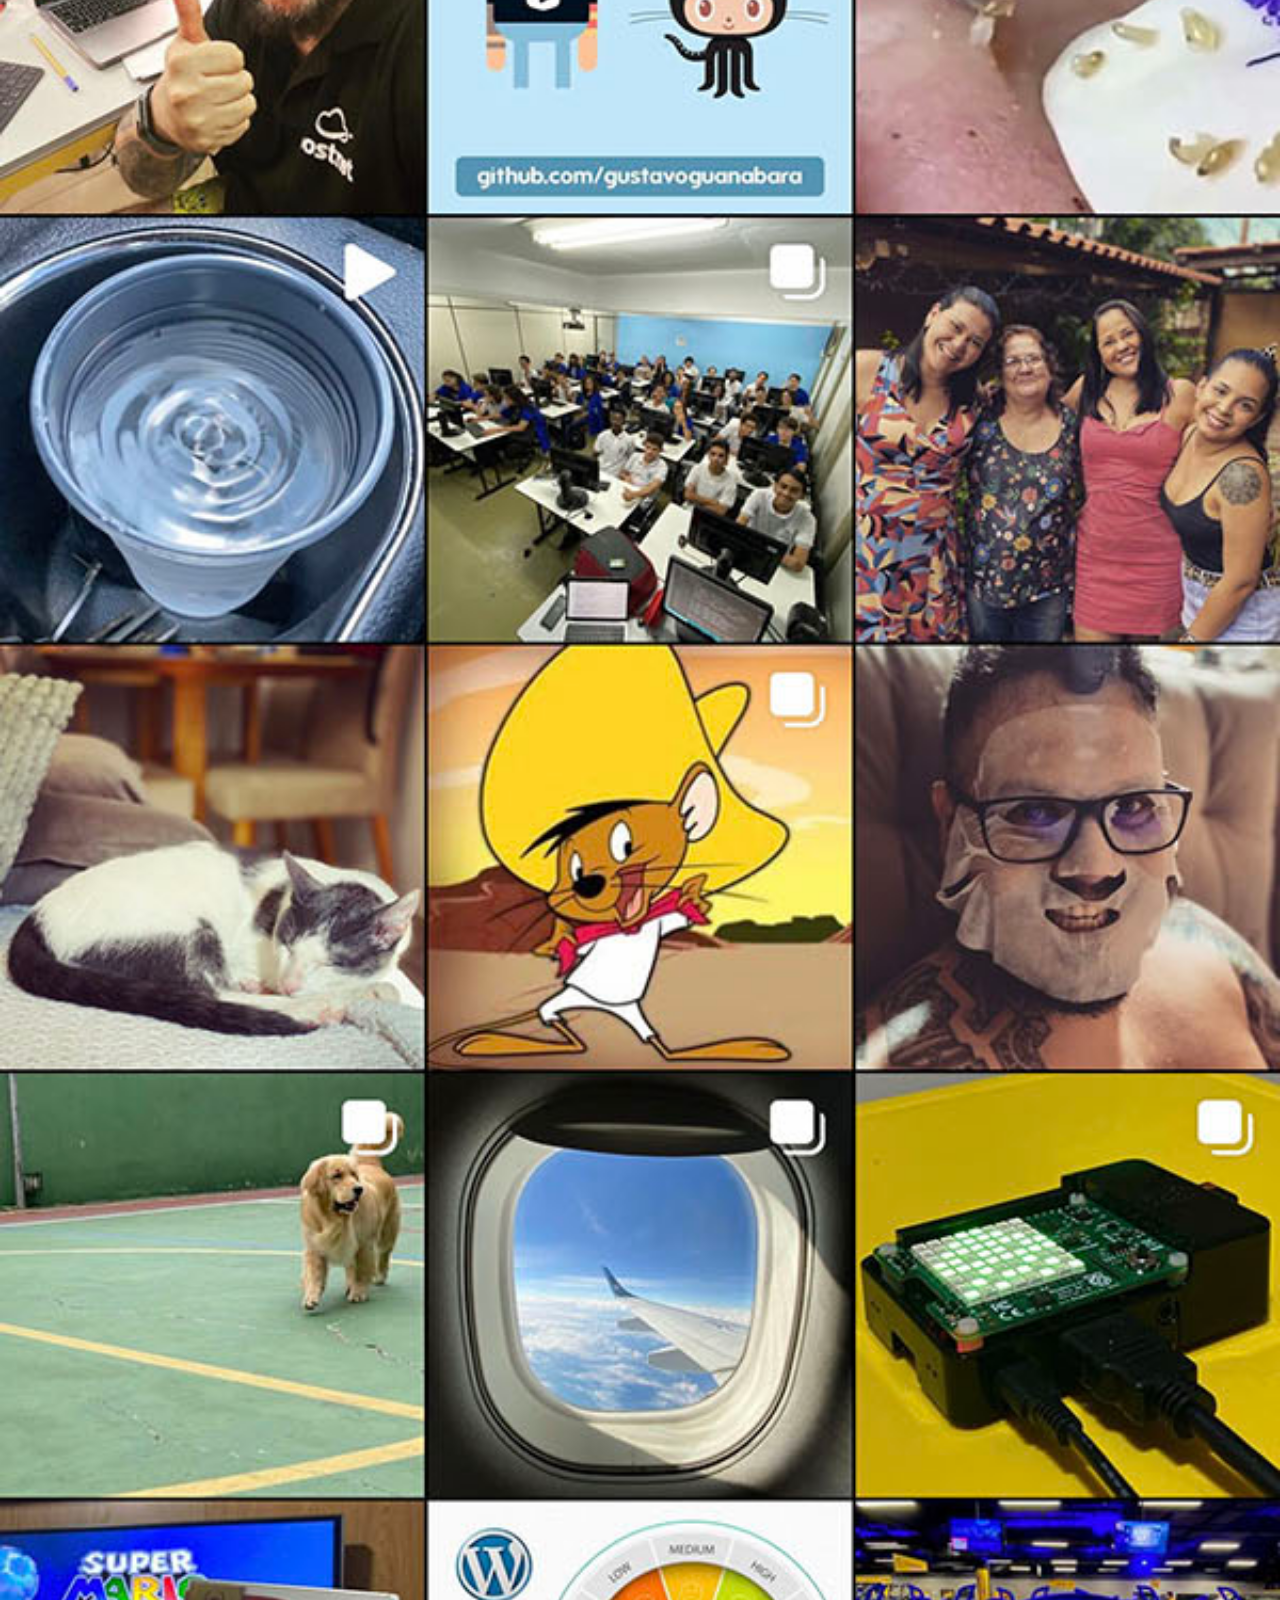
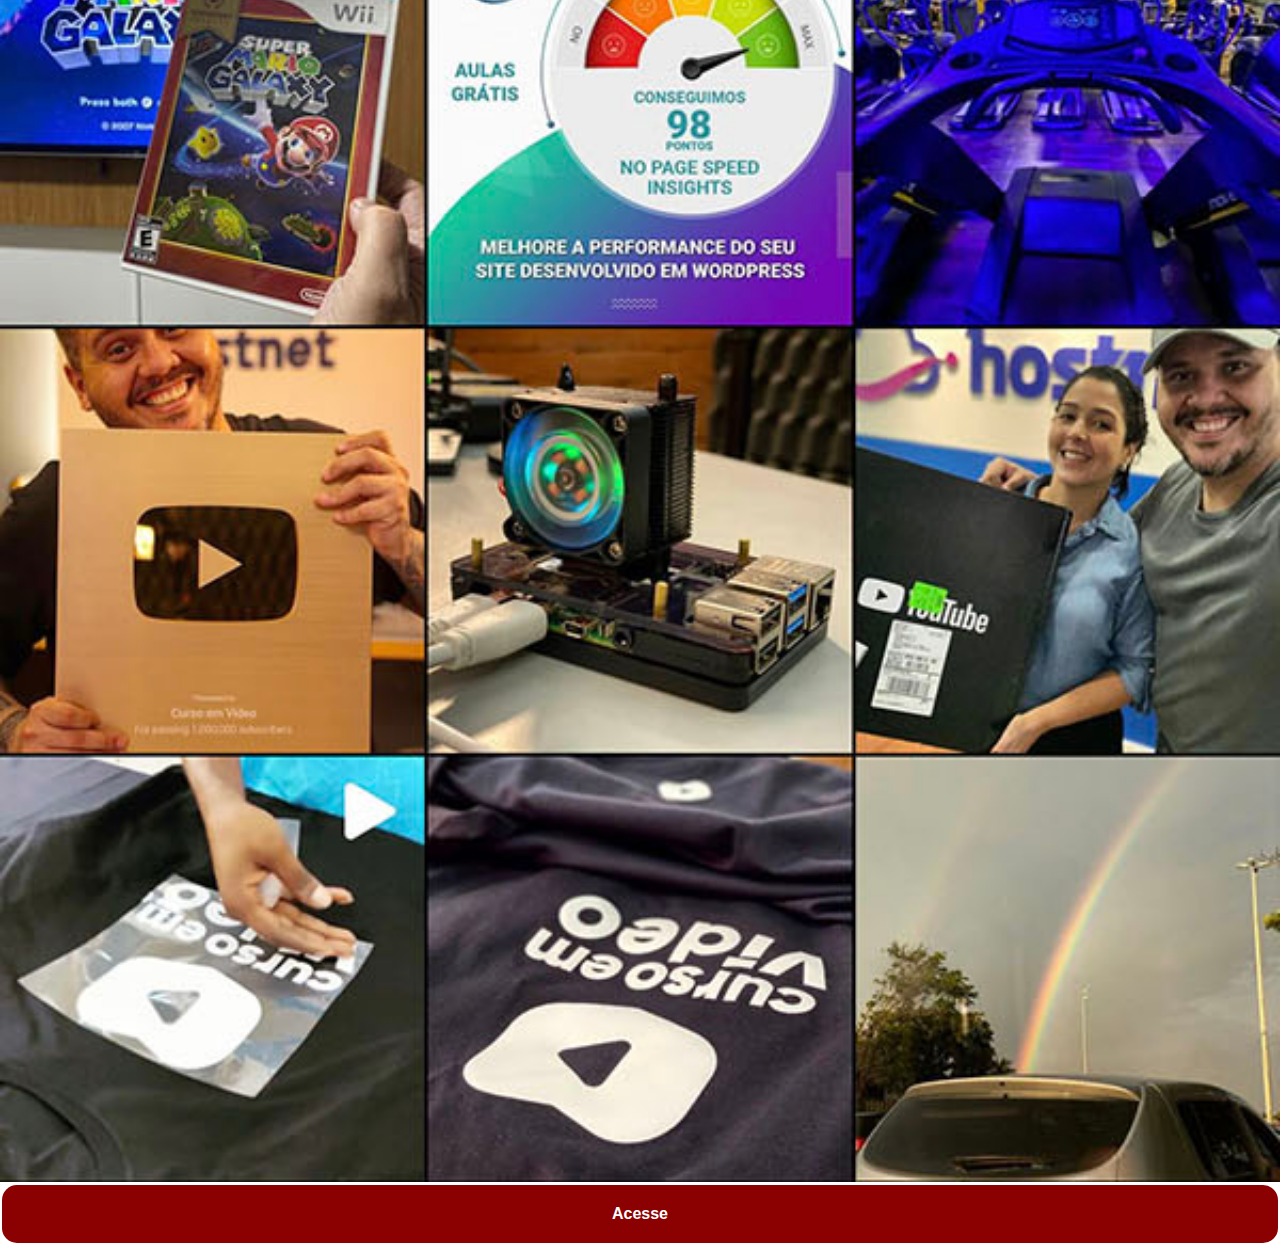
<file: instagram.html>
<!DOCTYPE html>
<html lang="pt-br">
<head>
    <meta charset="UTF-8">
    <meta name="viewport" content="width=device-width, initial-scale=1.0">
    <title>Instagram</title>
    <link rel="stylesheet" href="estilos/social.css">
</head>
<body>
    <img src="imagens/tela-instagram.jpg" alt="Tela do Instagram">
    <a href="https://www.instagram.com/gustavoguanabara/?hl=pt" target="_blank">Acesse</a>
</body>
</html>
</file>
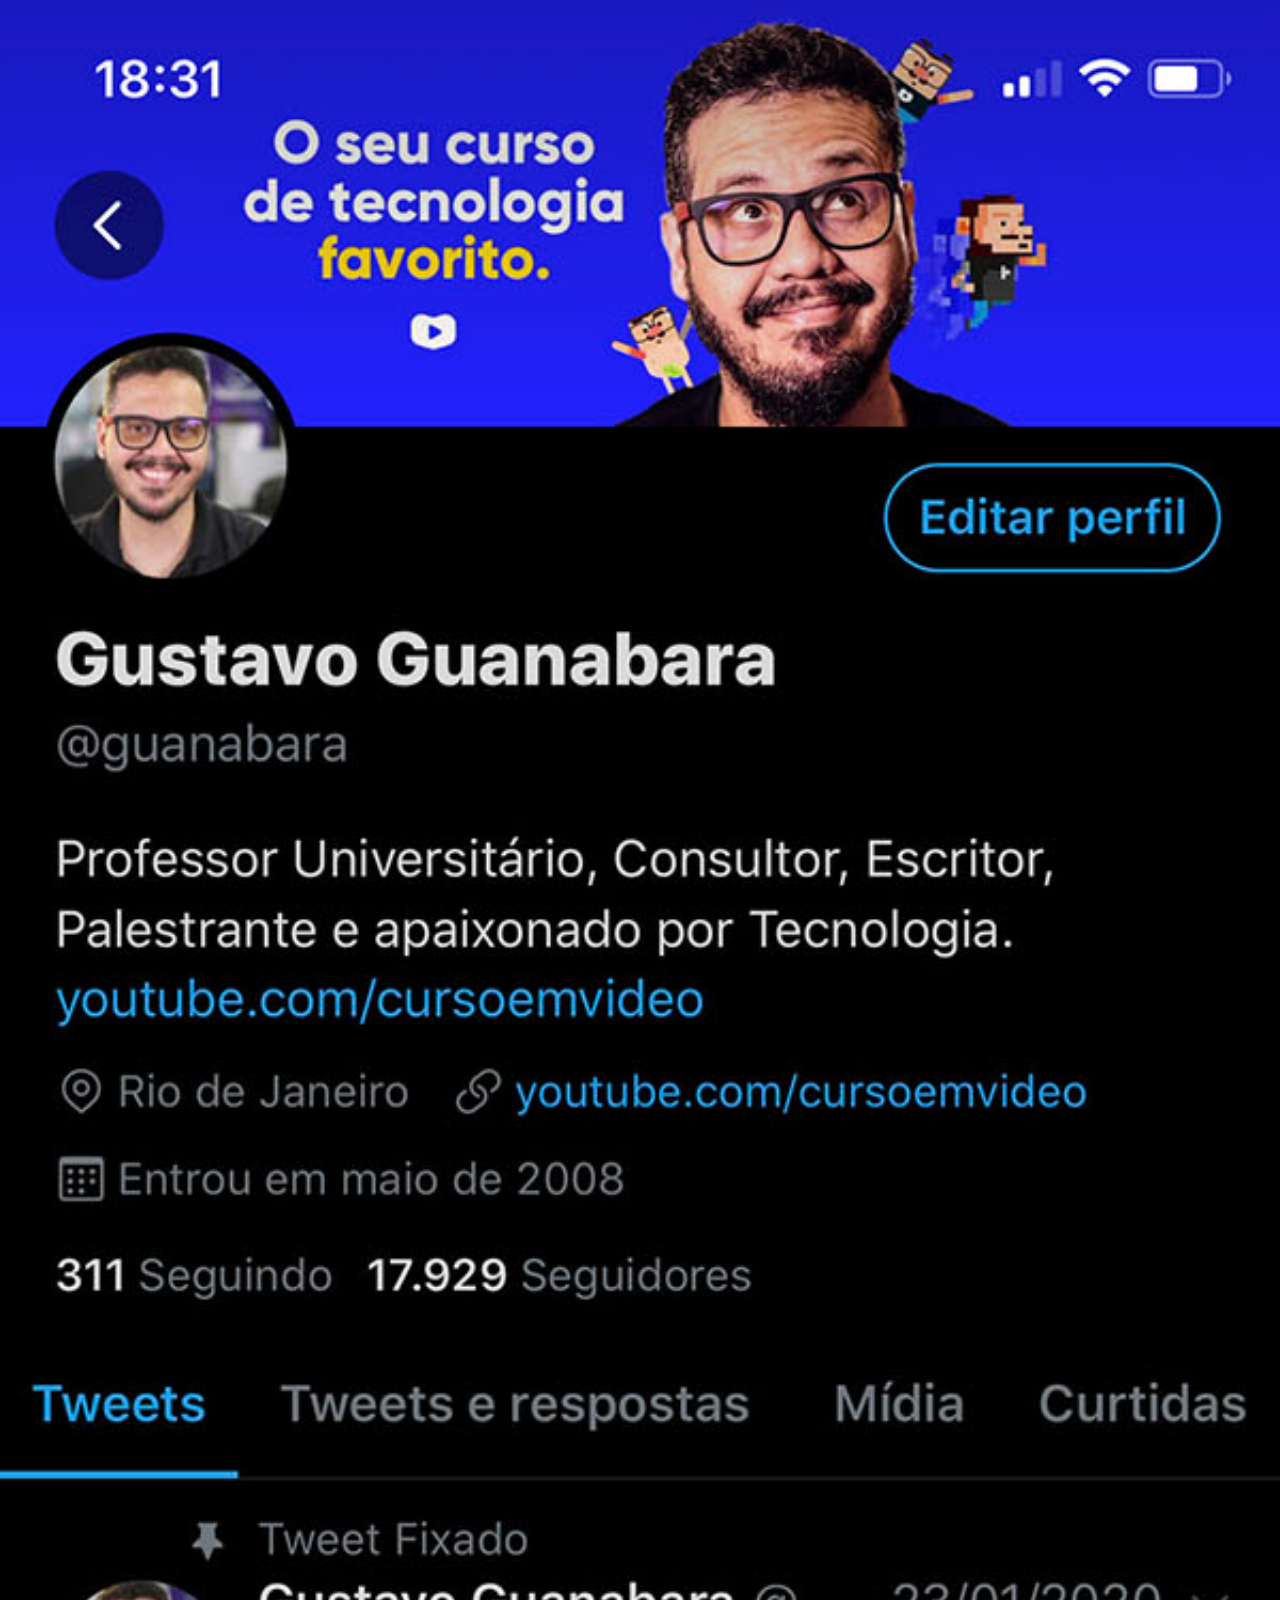
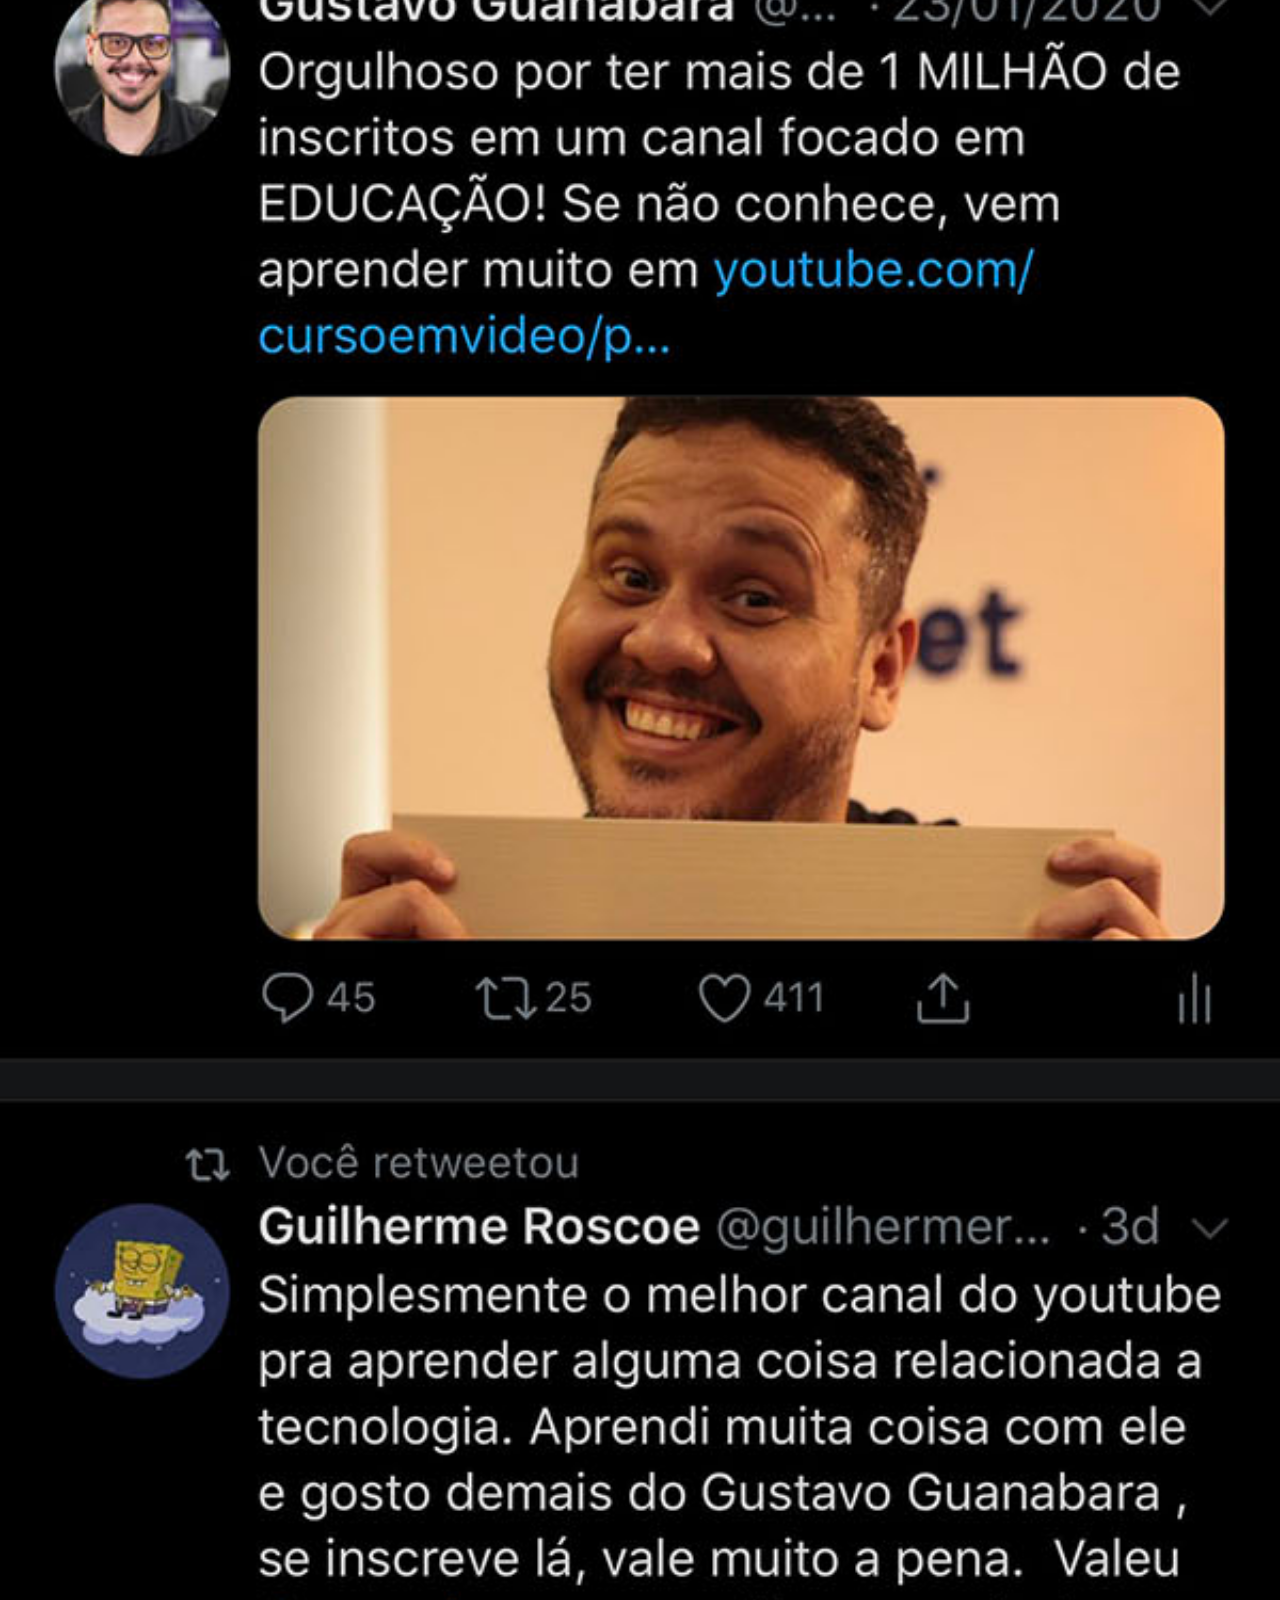
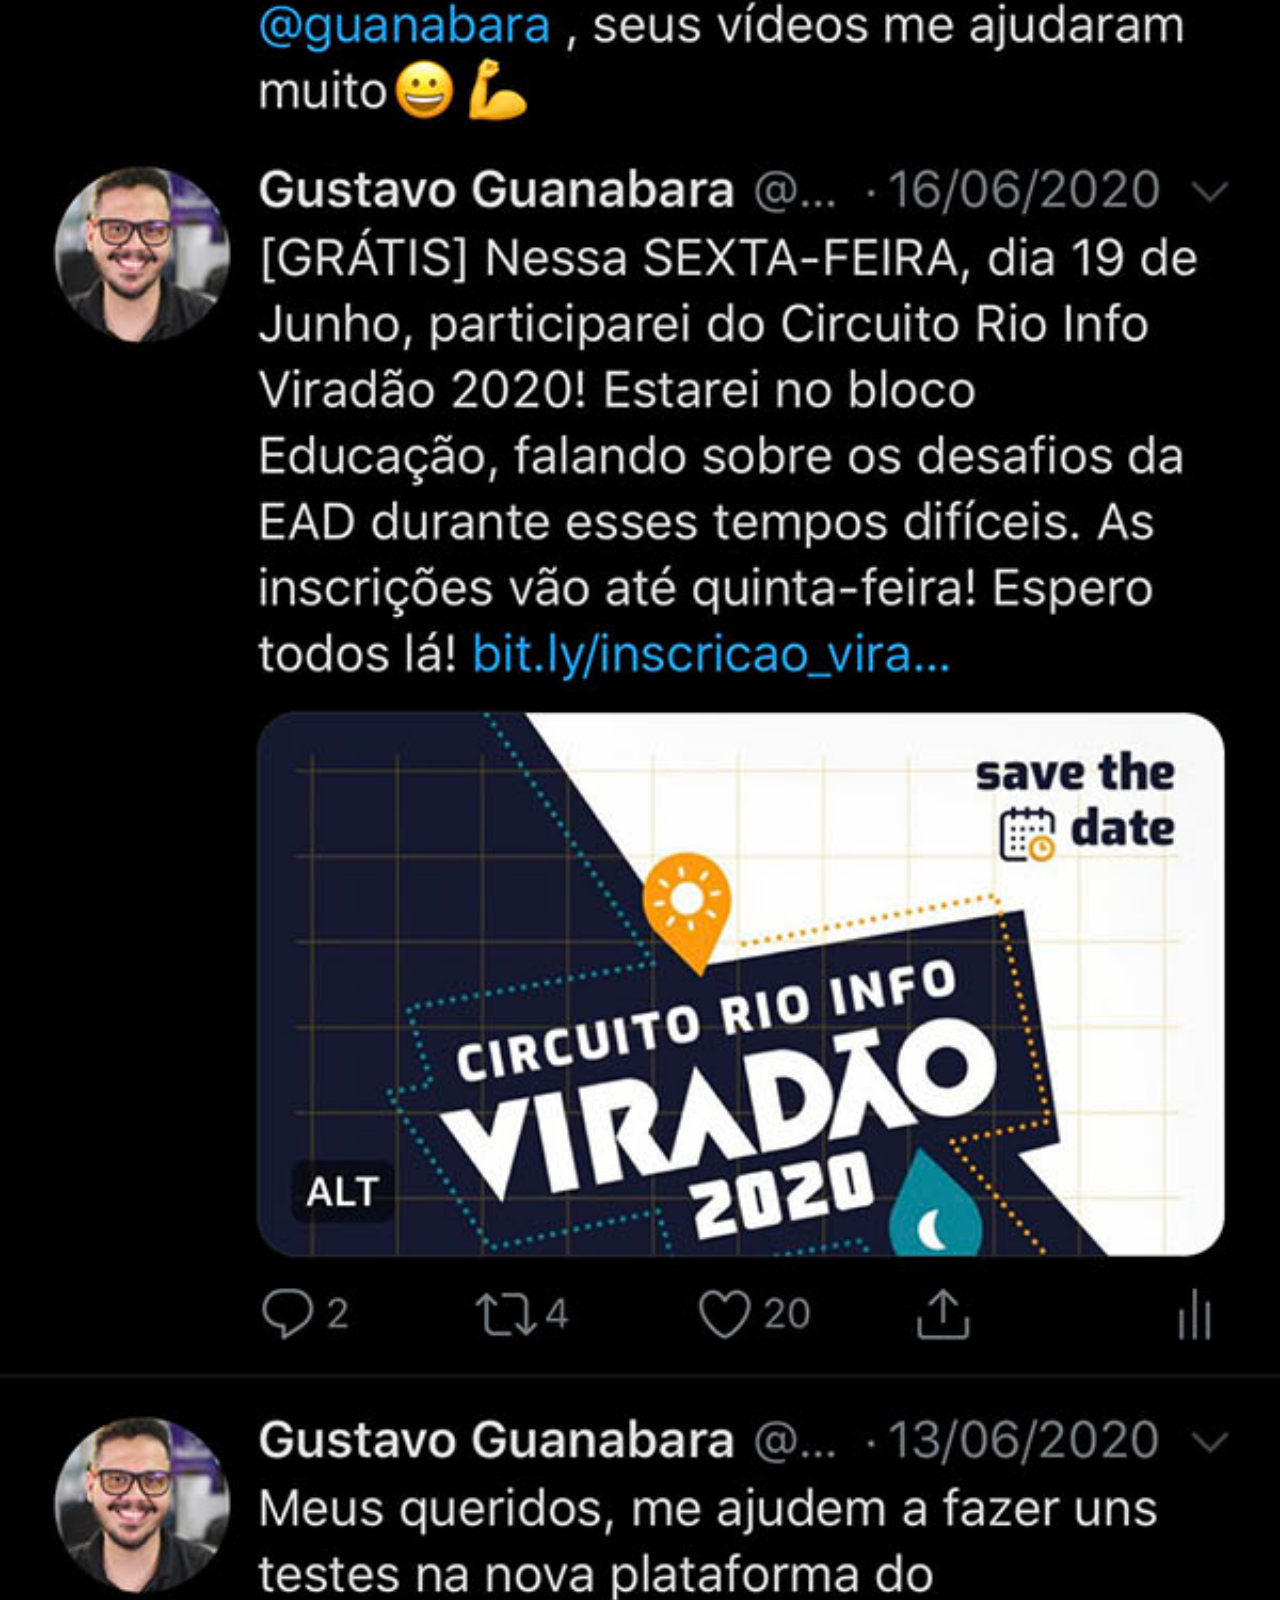
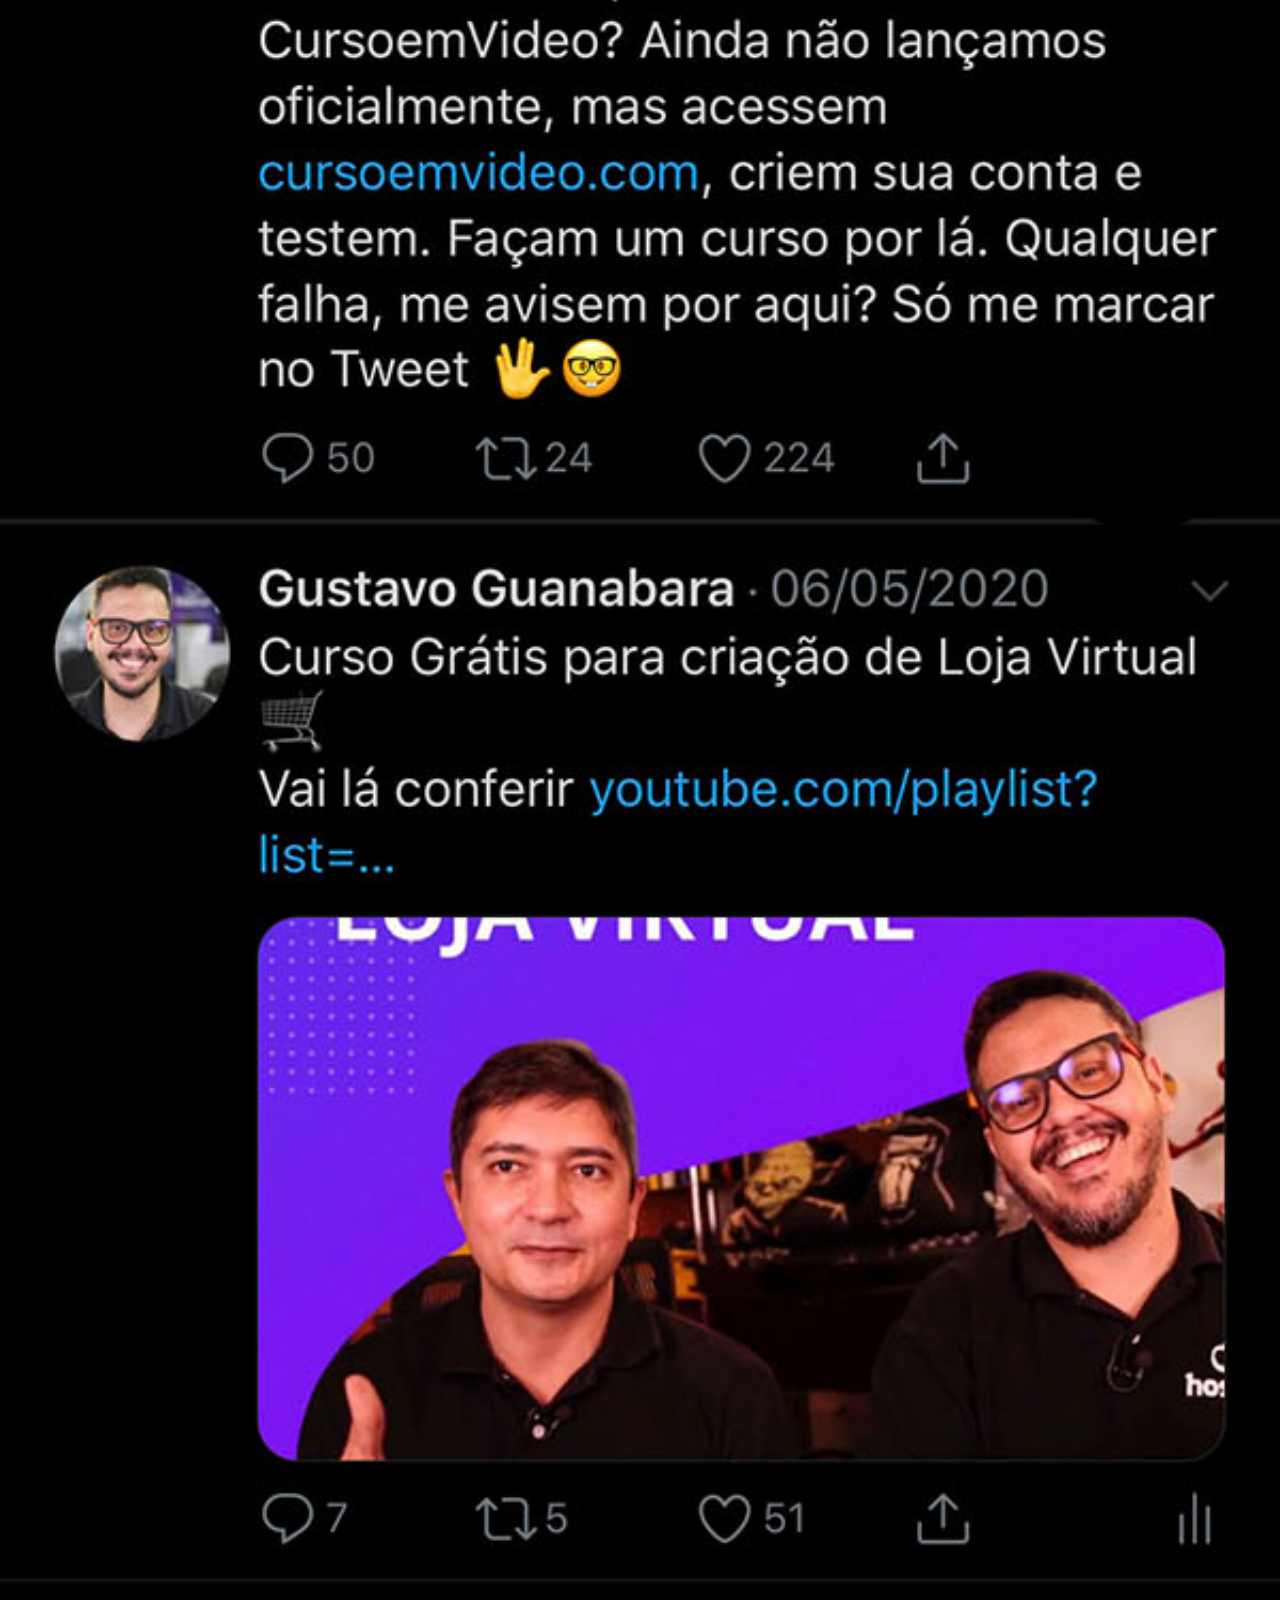
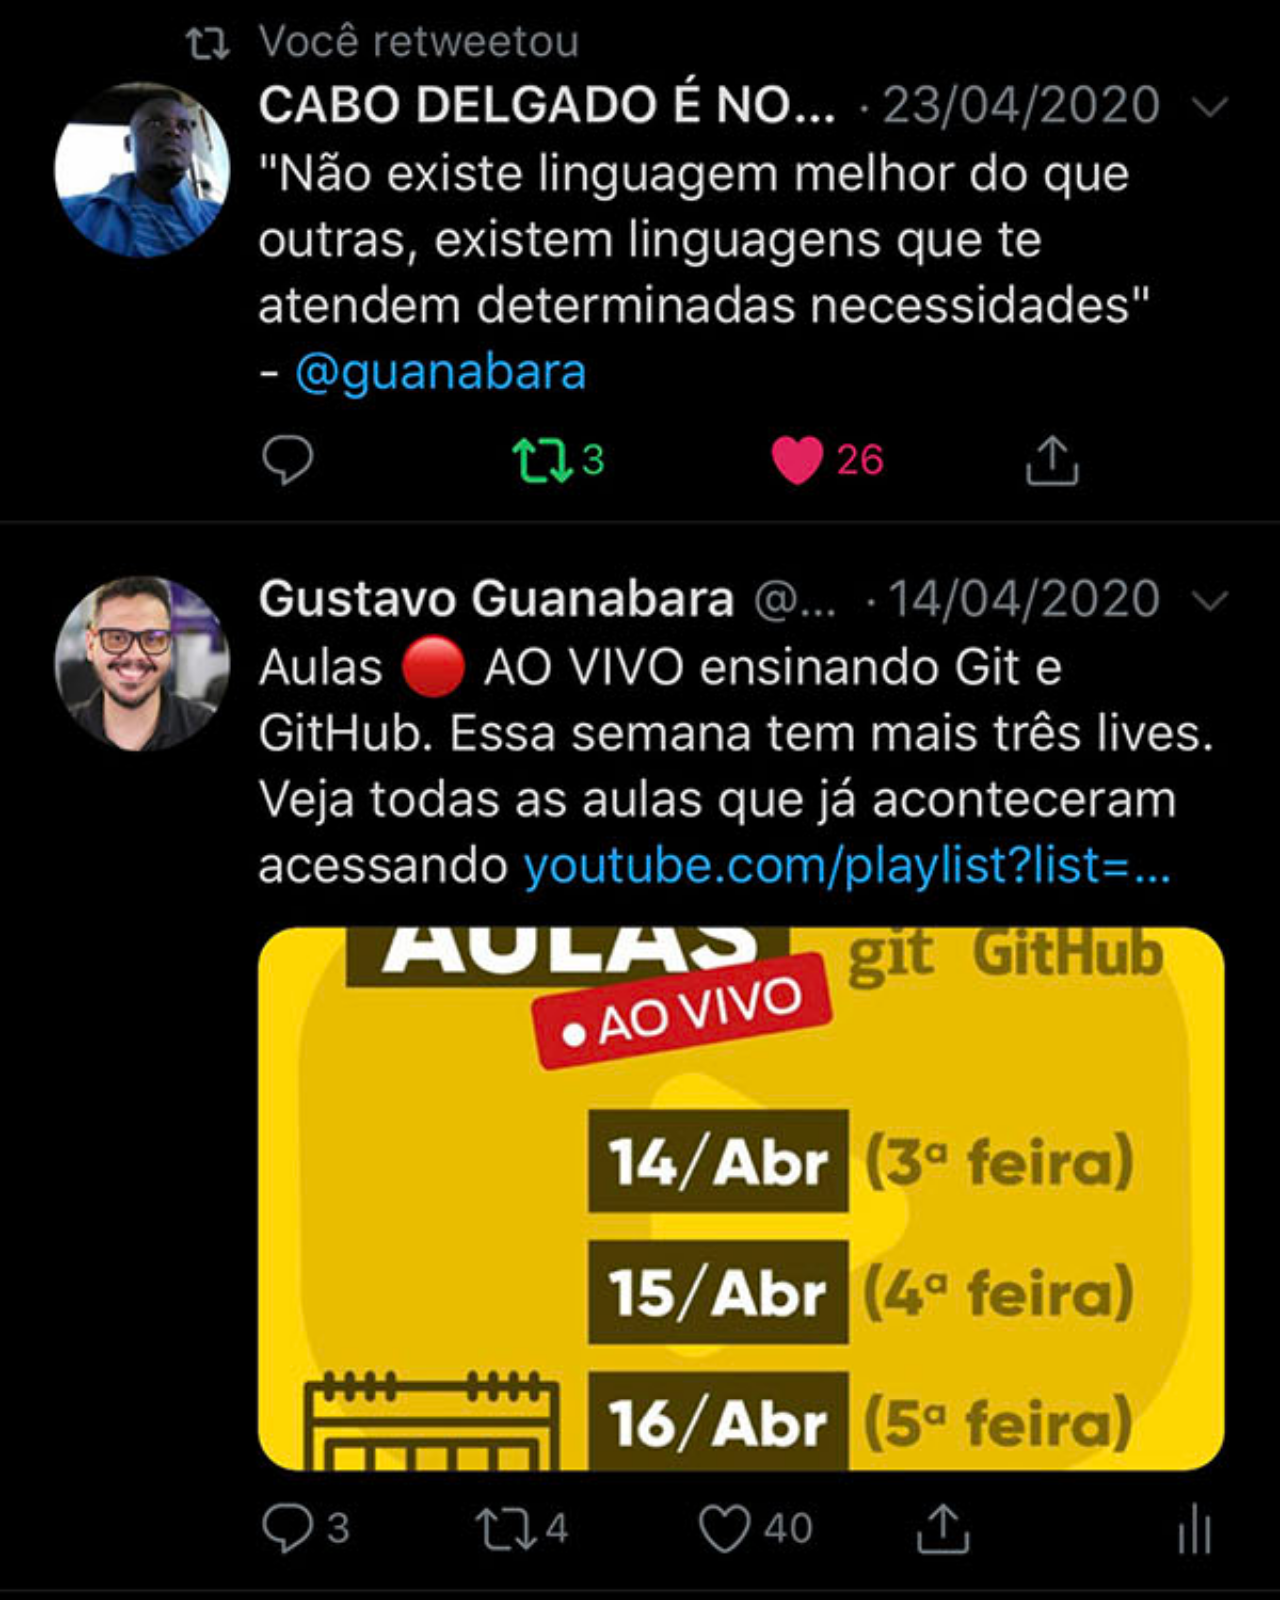
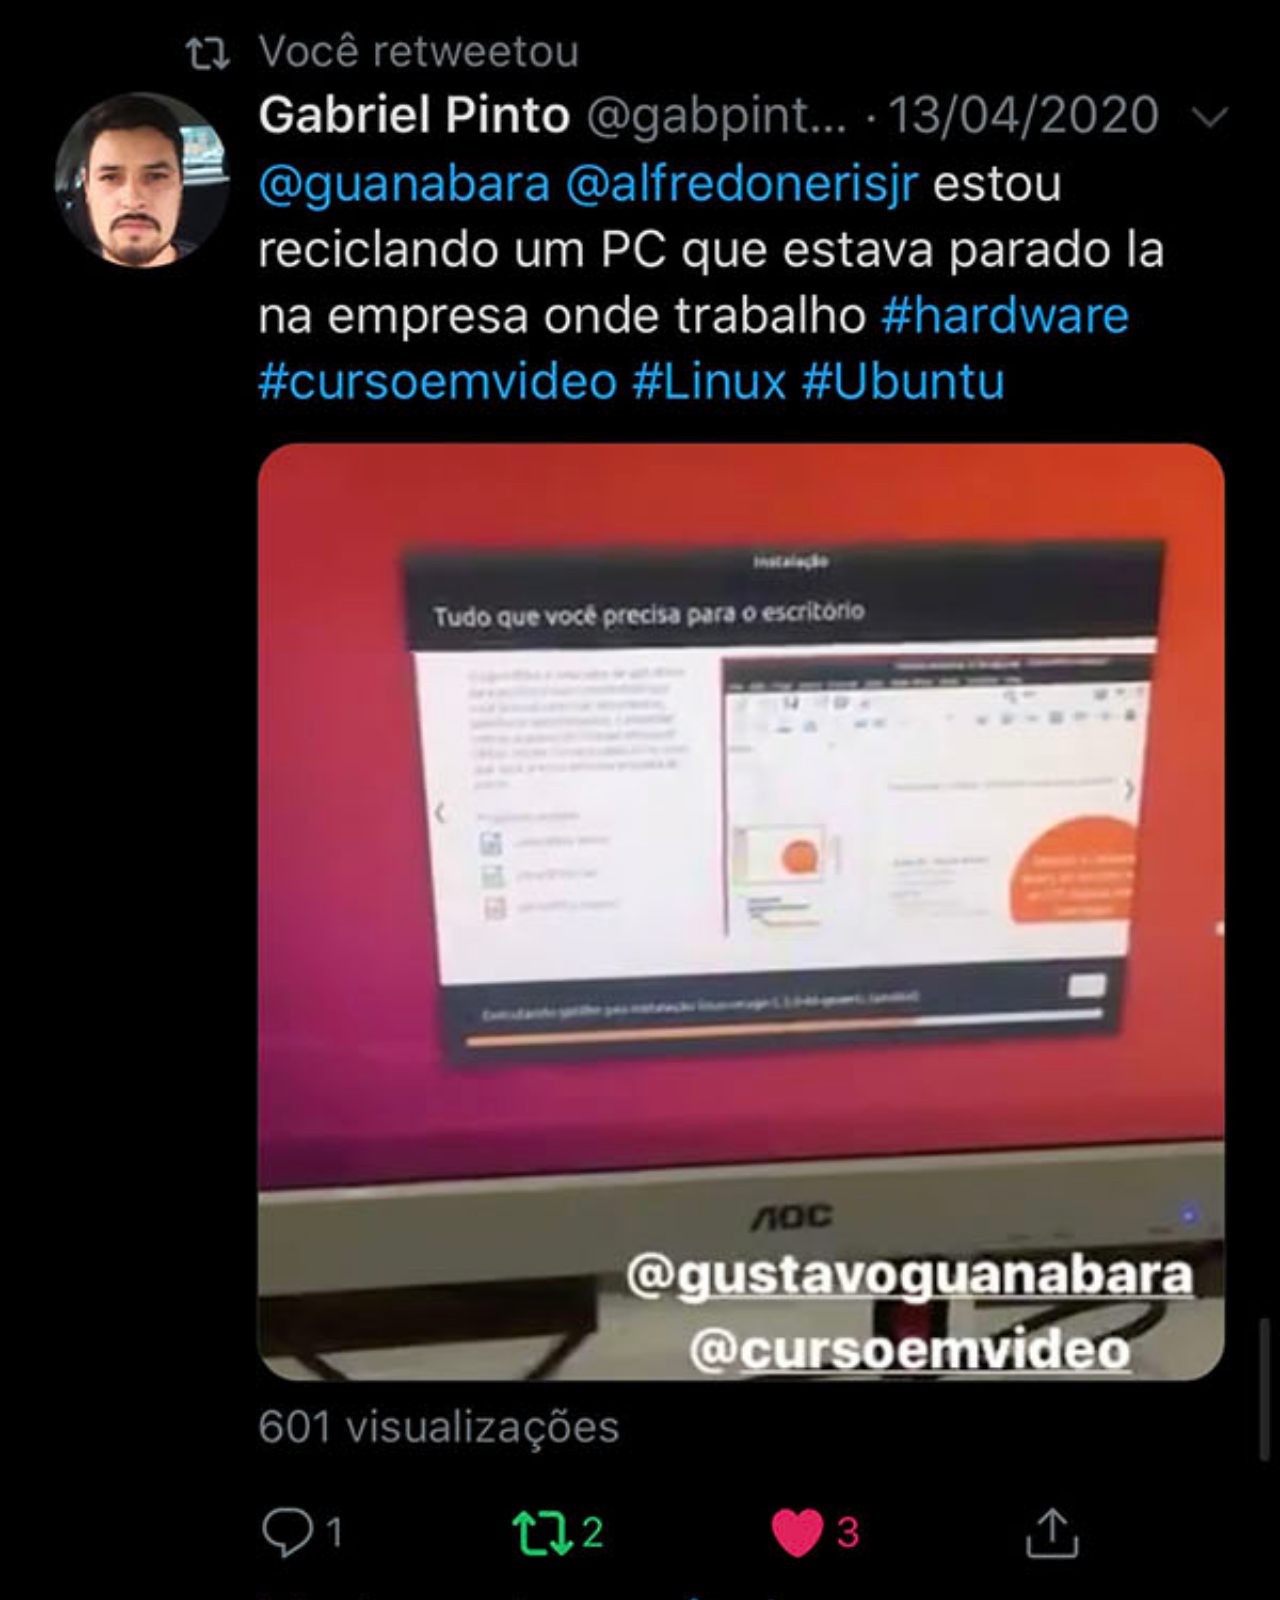
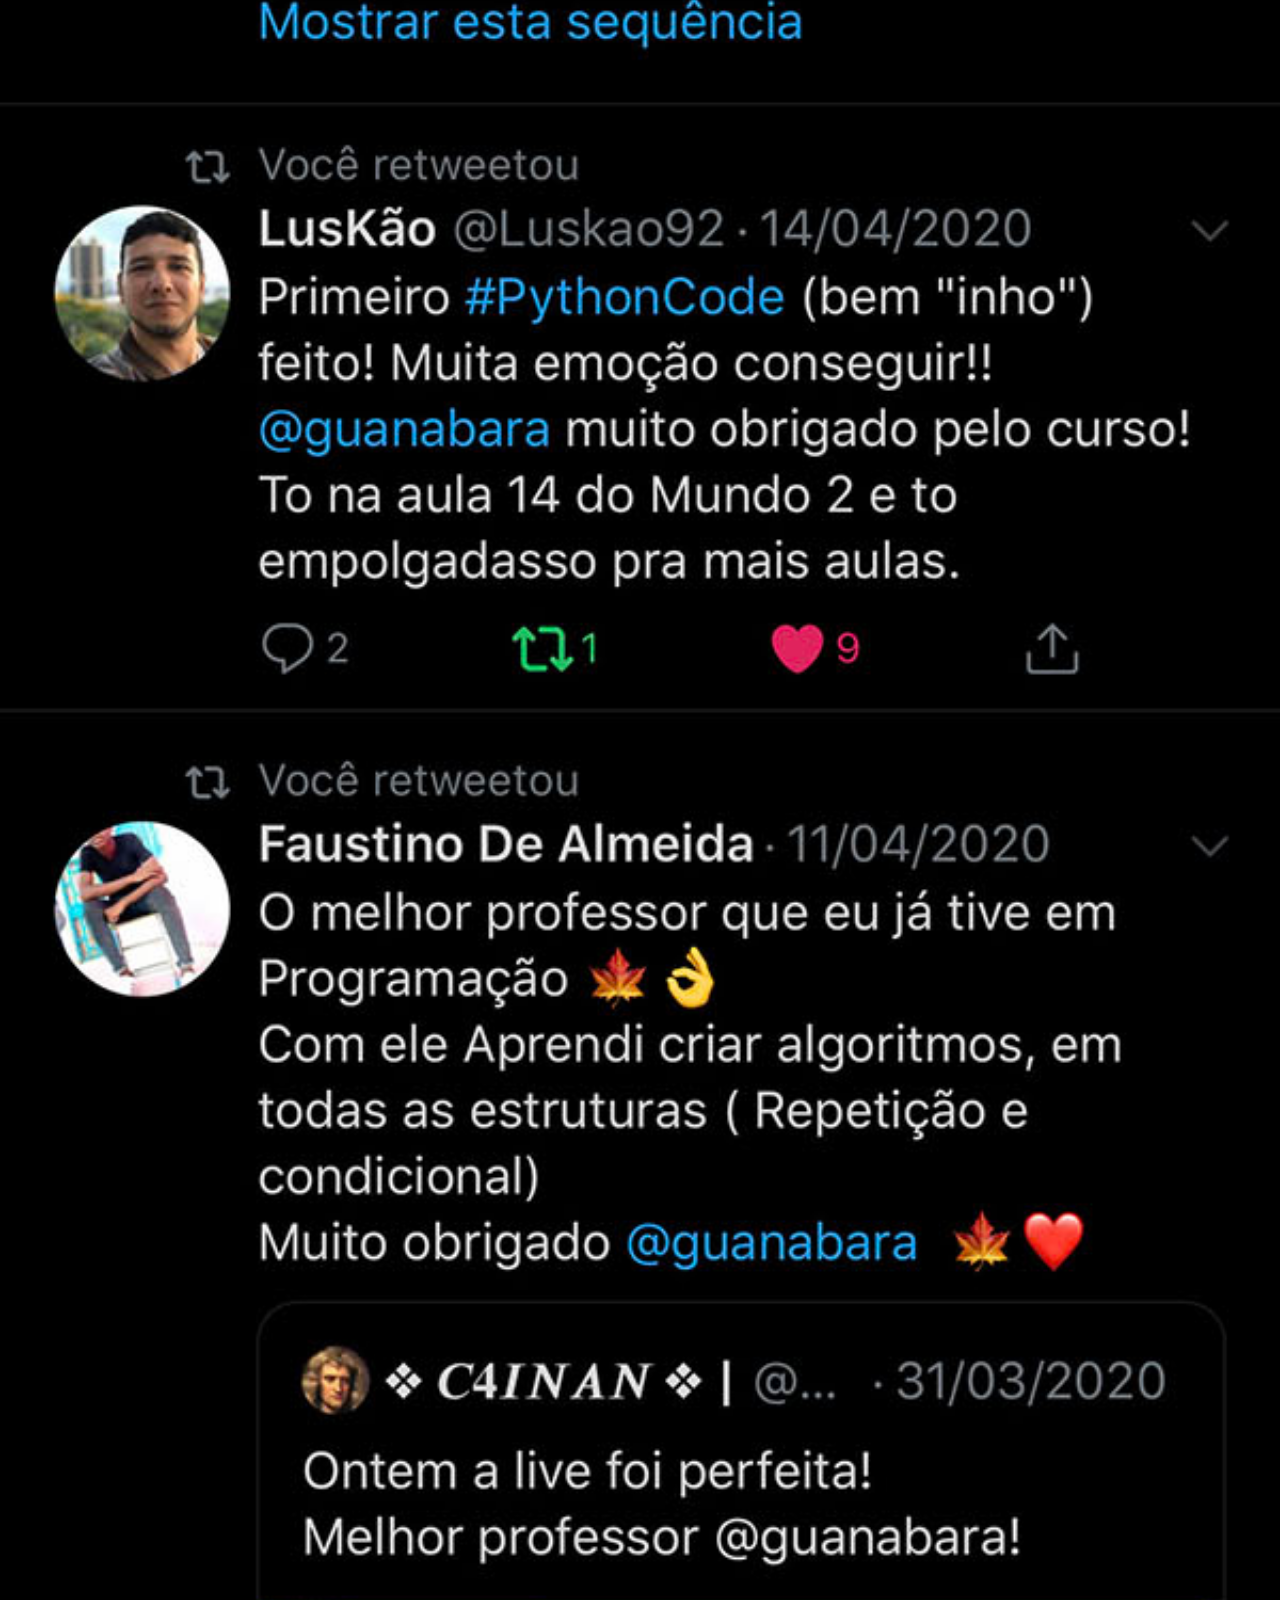
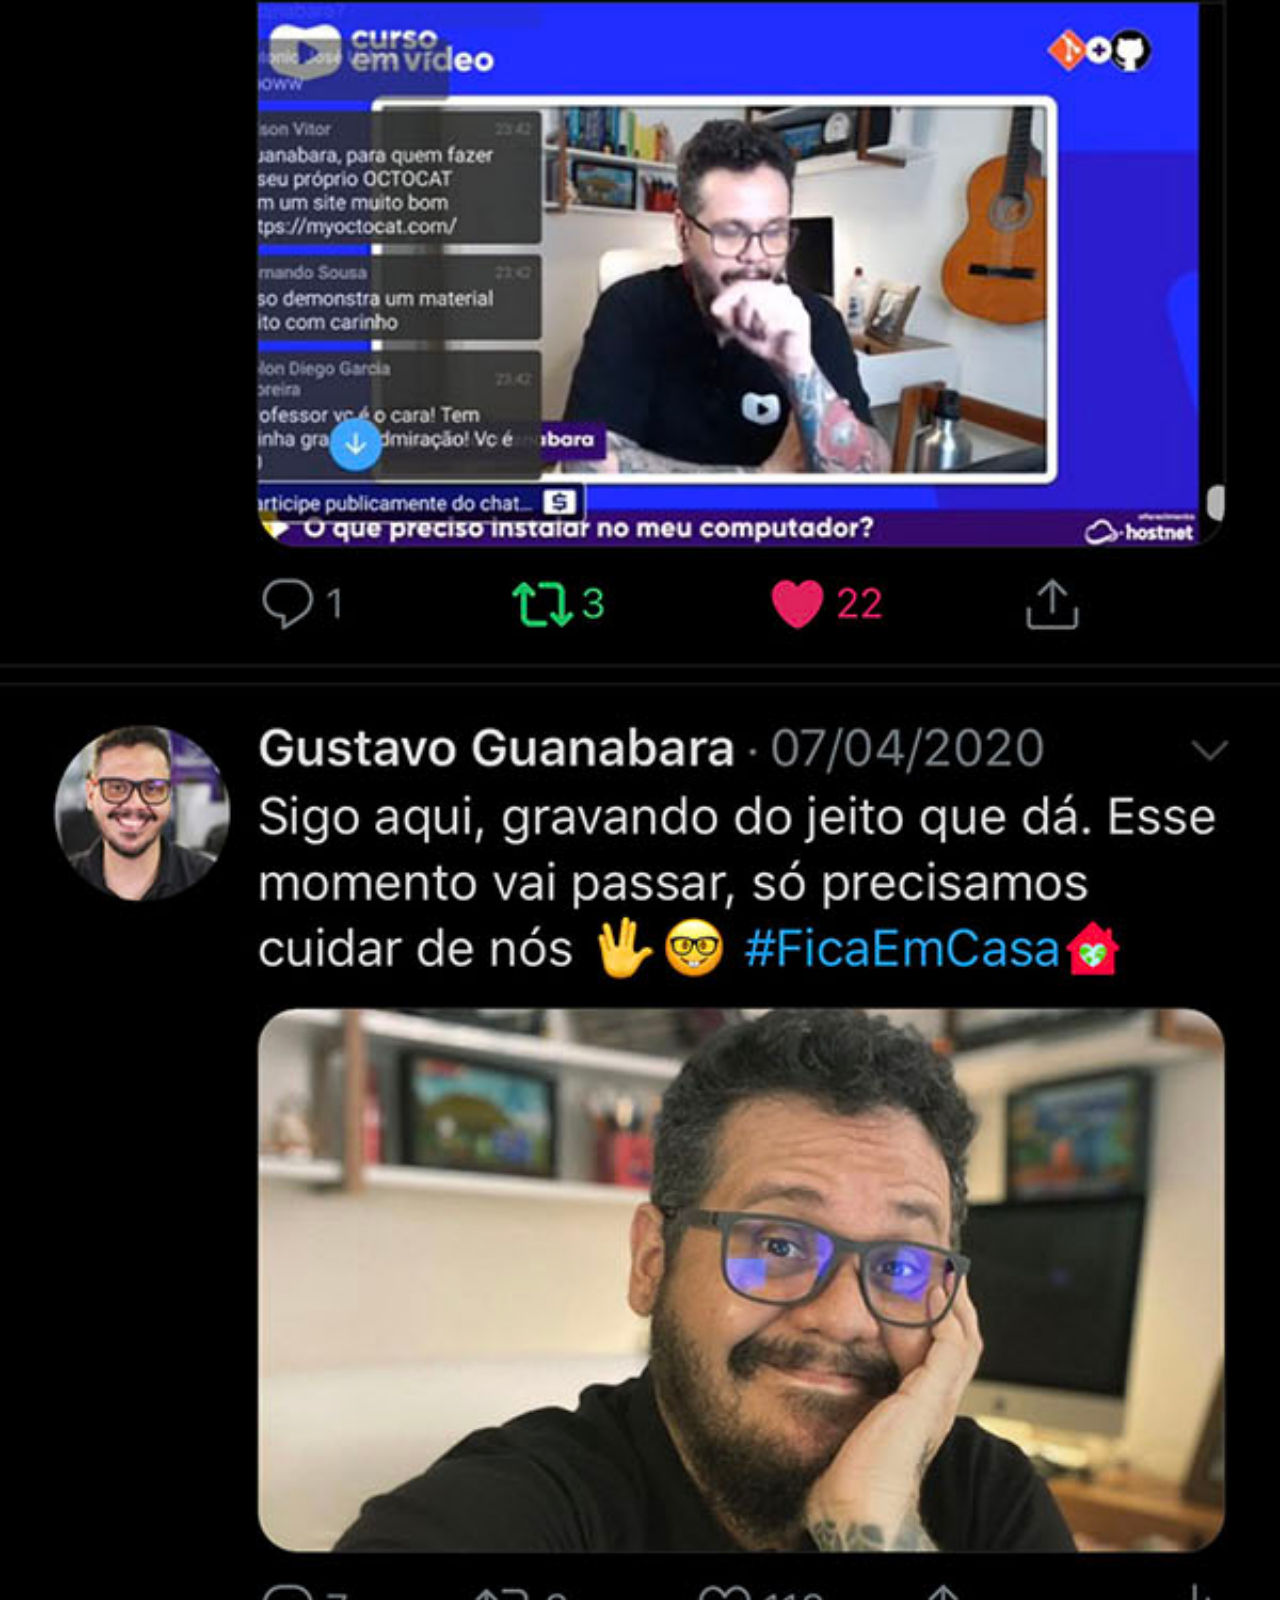
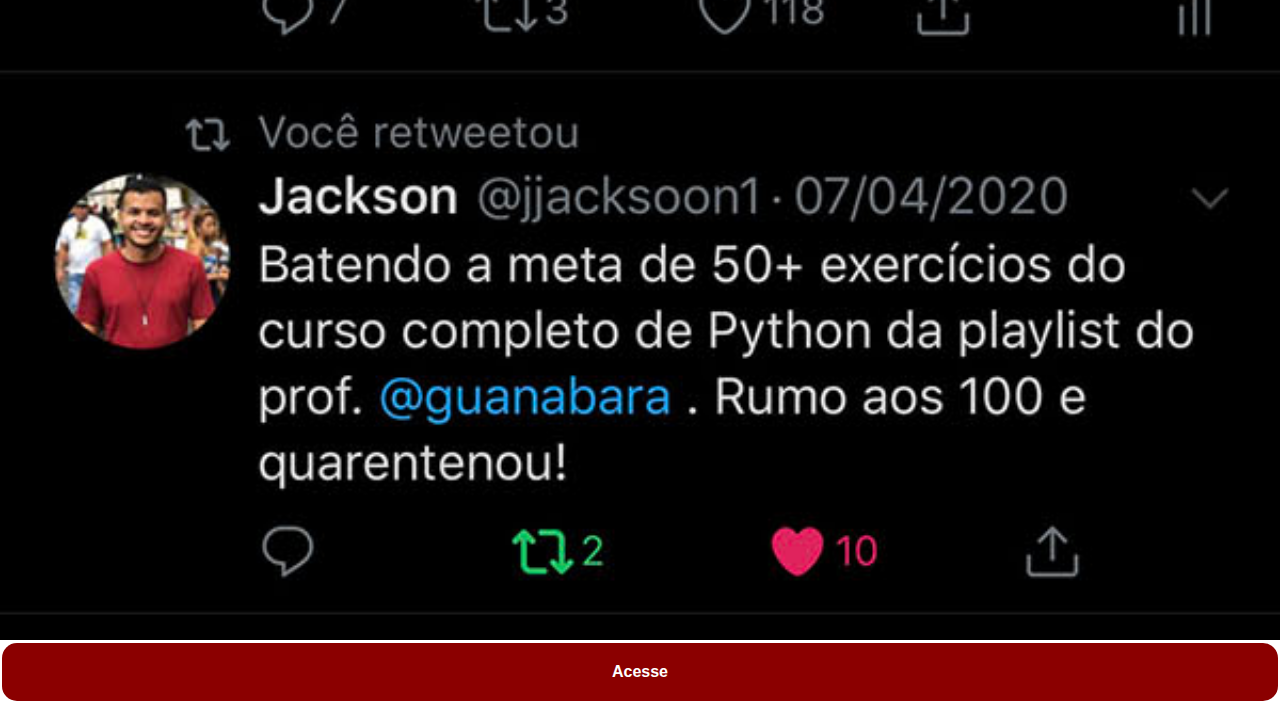
<file: twitter.html>
<!DOCTYPE html>
<html lang="pt-br">
<head>
    <meta charset="UTF-8">
    <meta name="viewport" content="width=device-width, initial-scale=1.0">
    <title>Twitter</title>
    <link rel="stylesheet" href="estilos/social.css">
</head>
<body>
    <img src="imagens/tela-twitter.jpg" alt="Tela do Twitter">
    <a href="https://twitter.com/guanabara" target="_blank">Acesse</a>
</body>
</html>
</file>
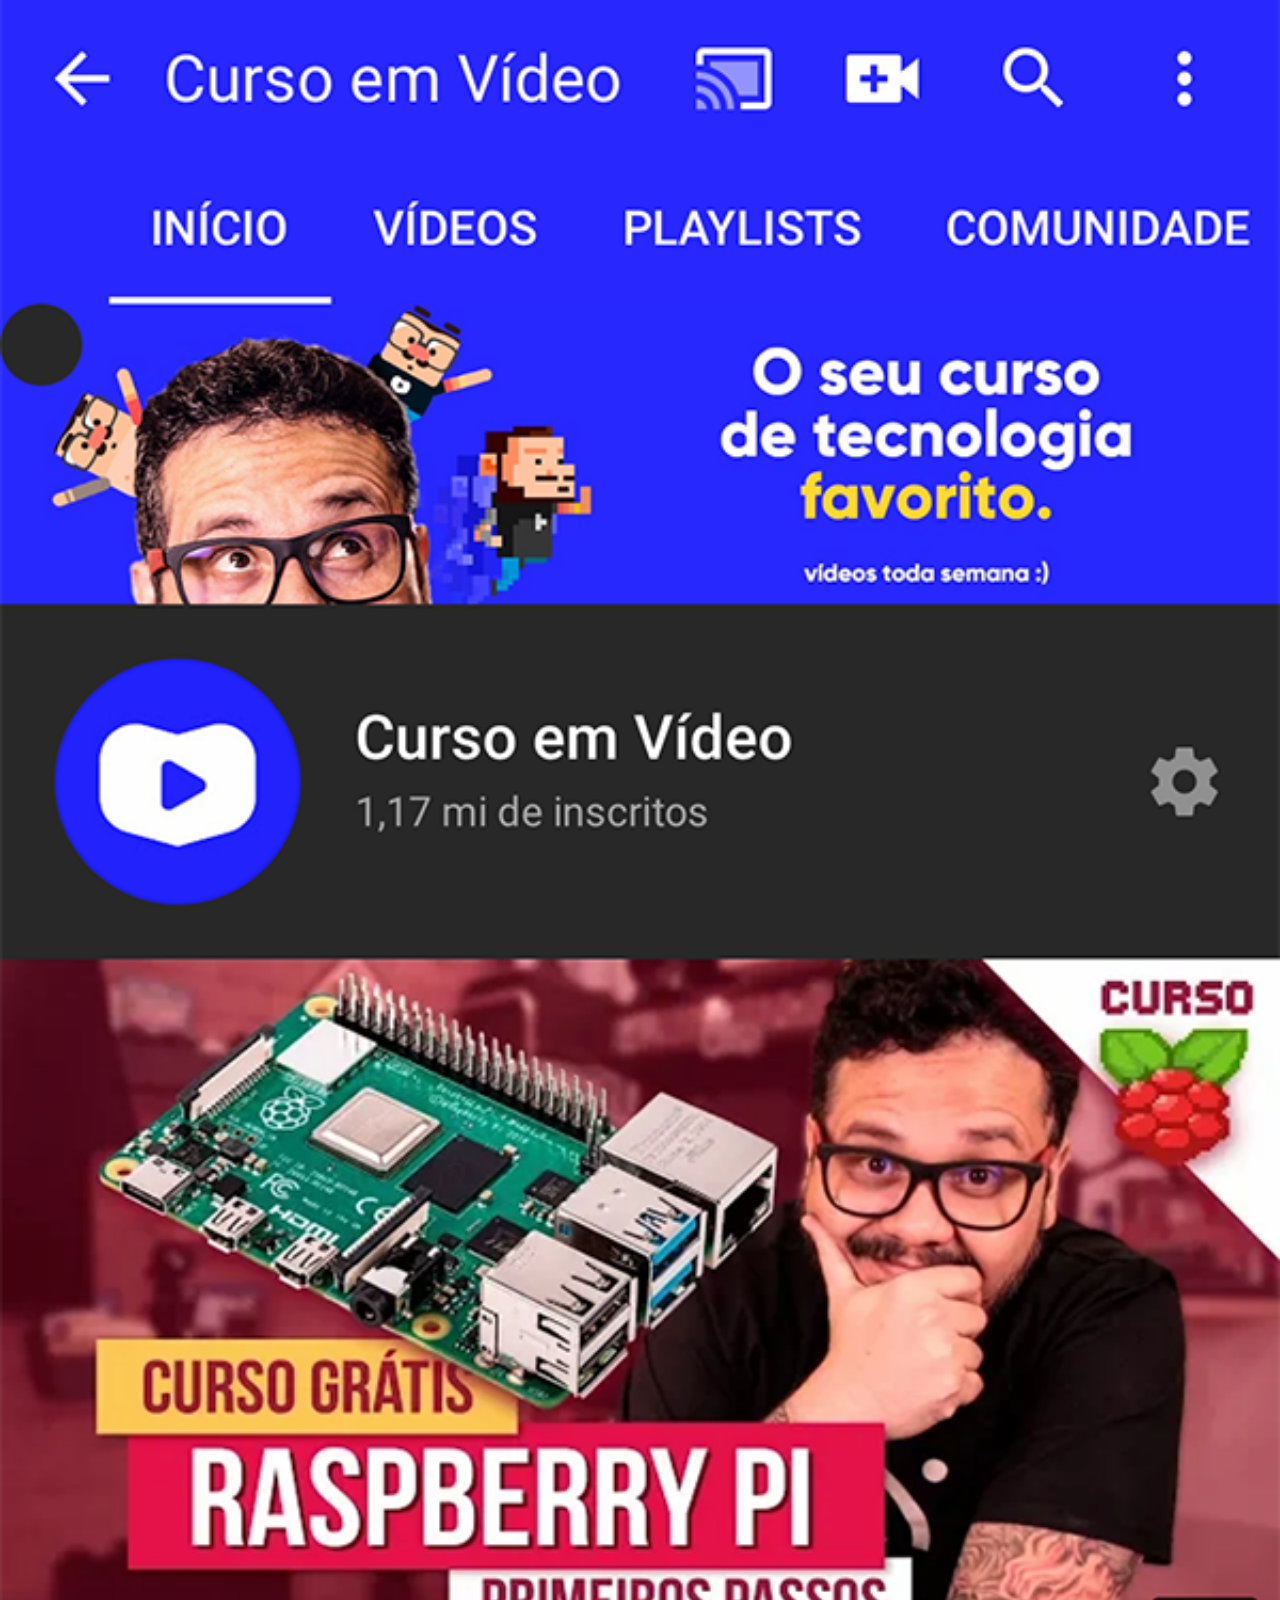
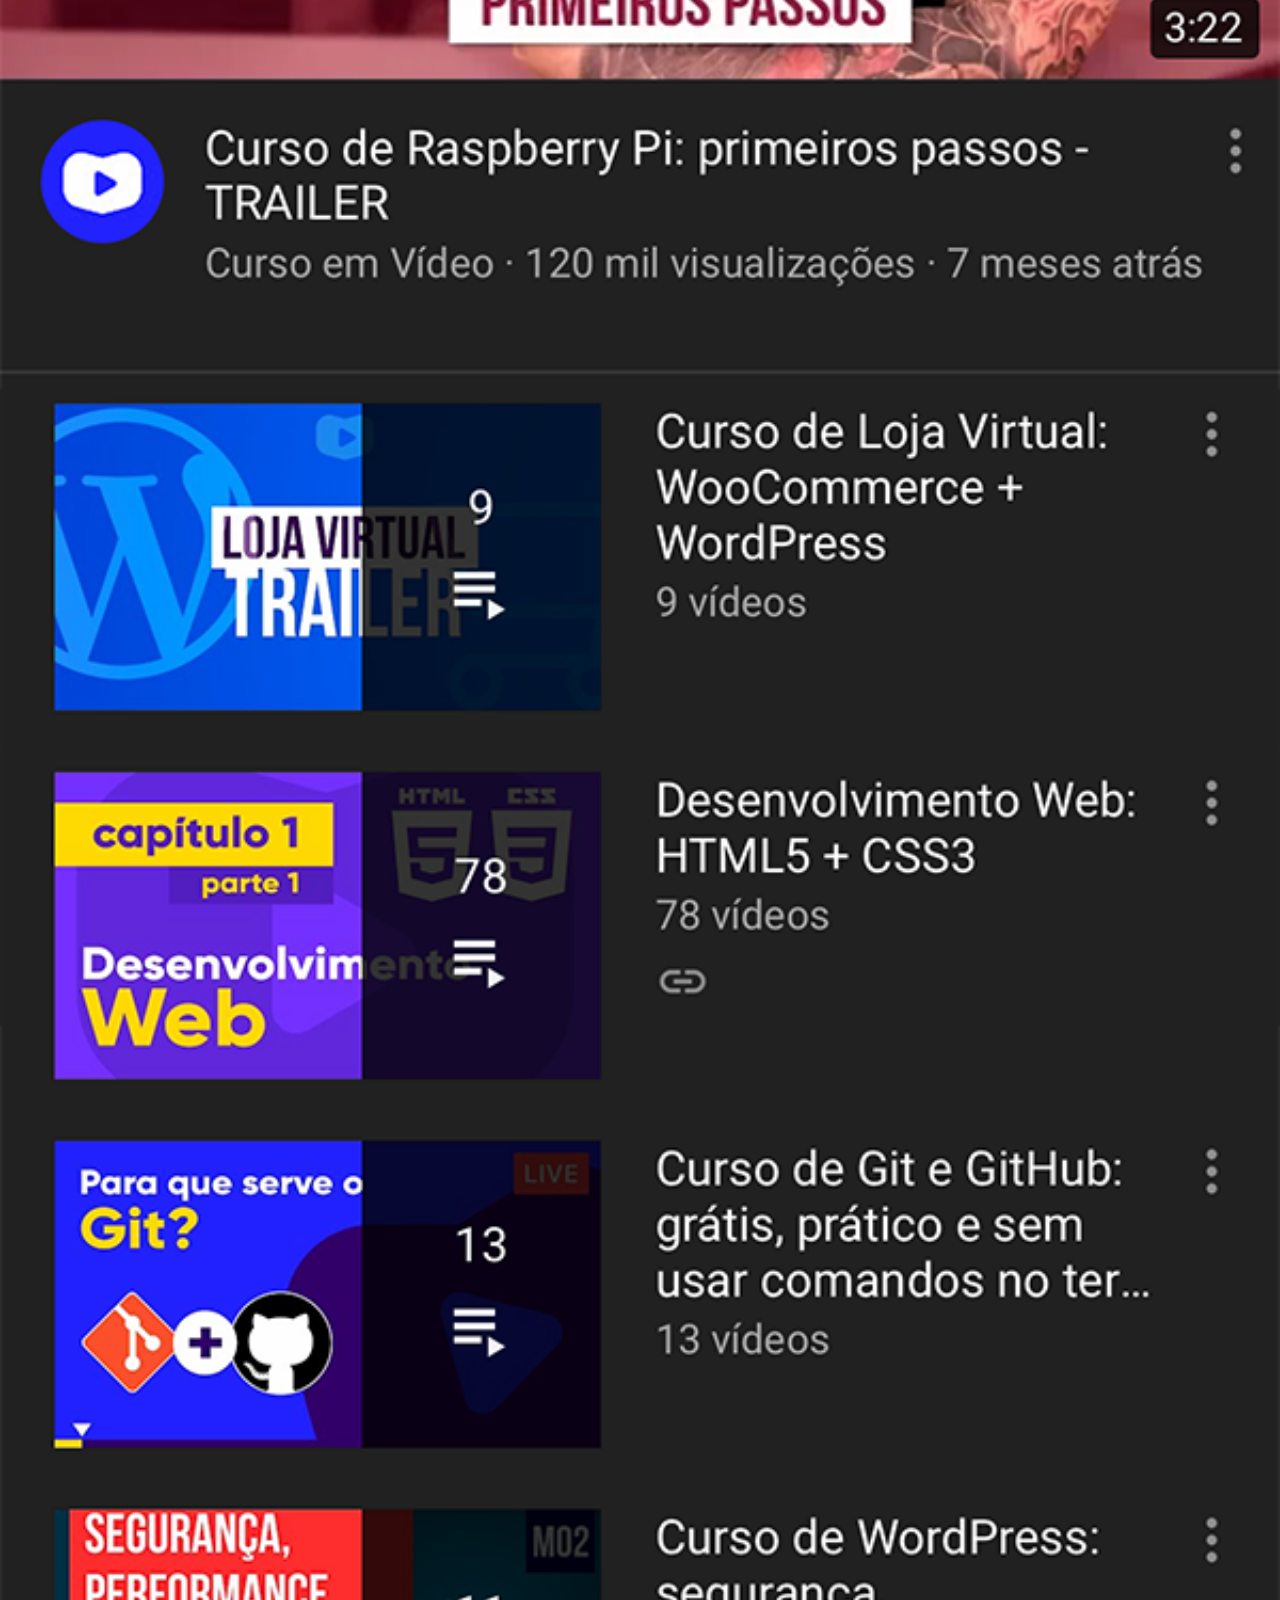
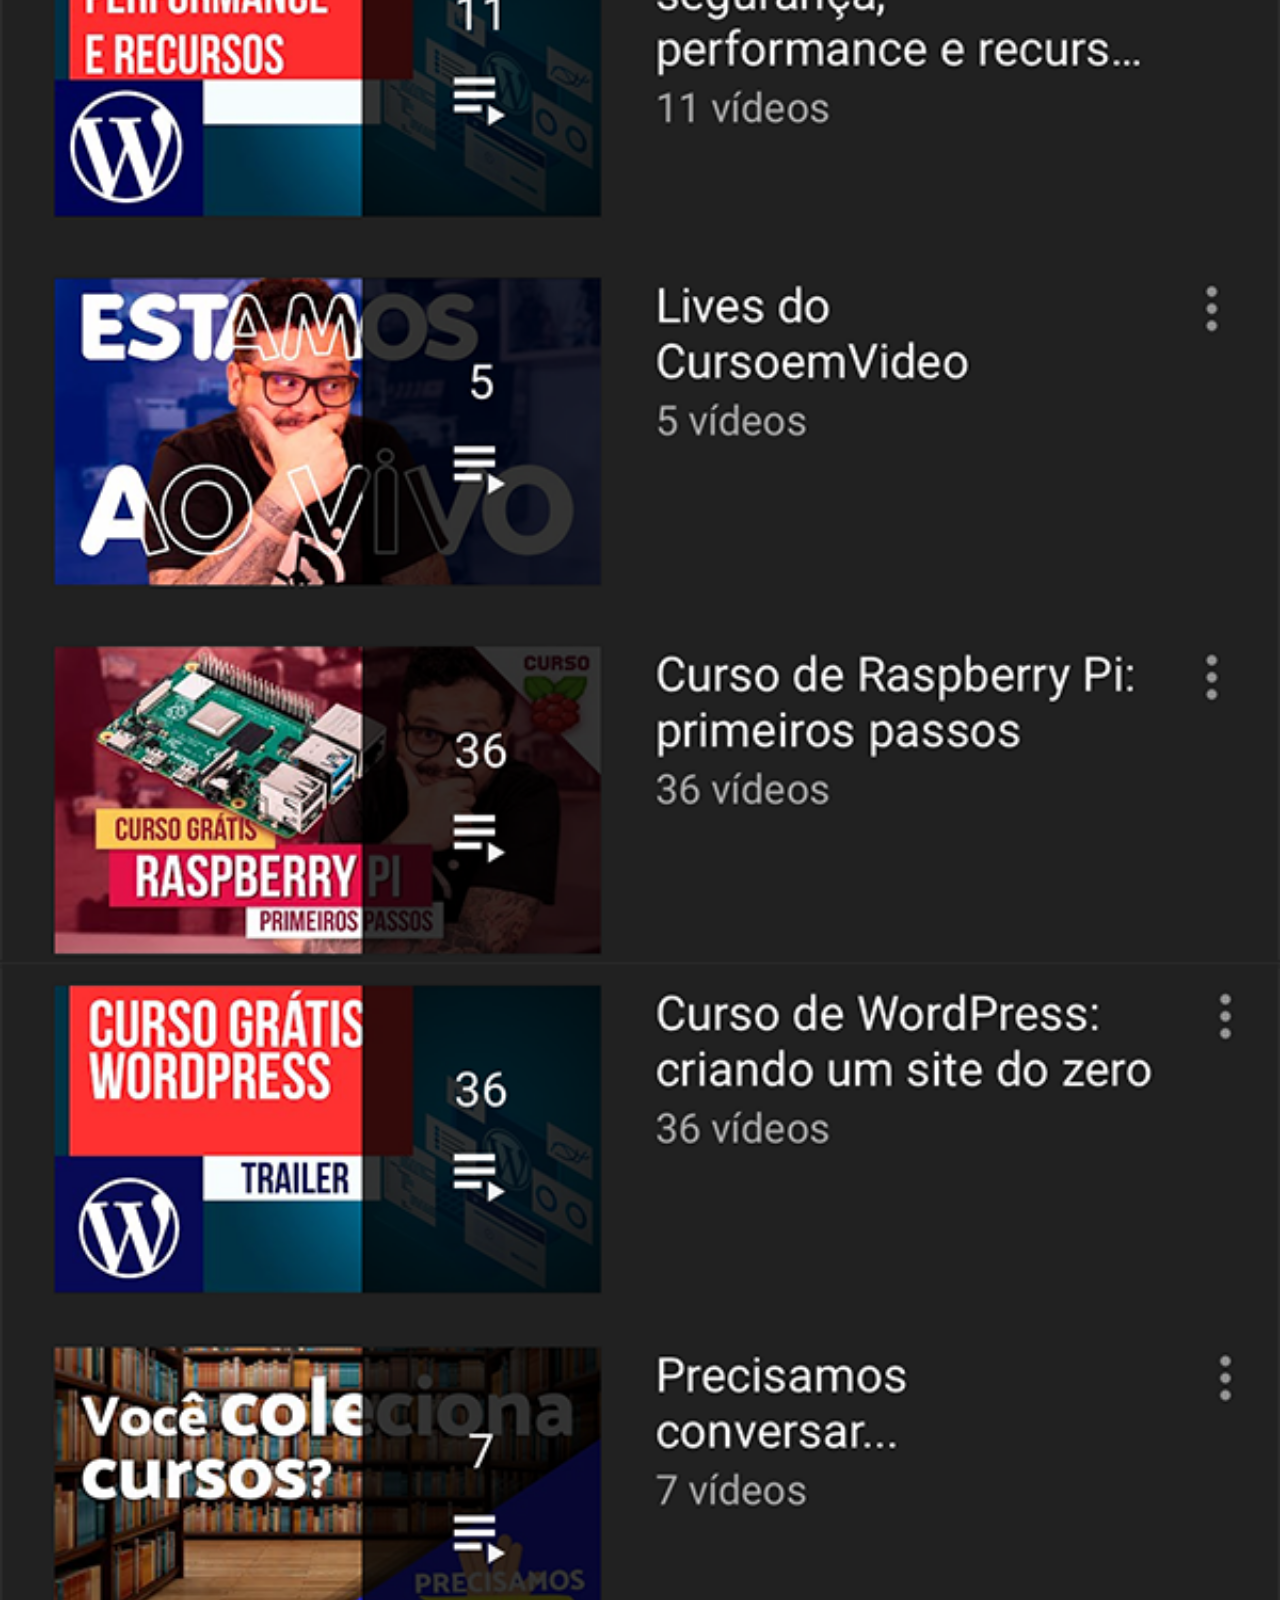
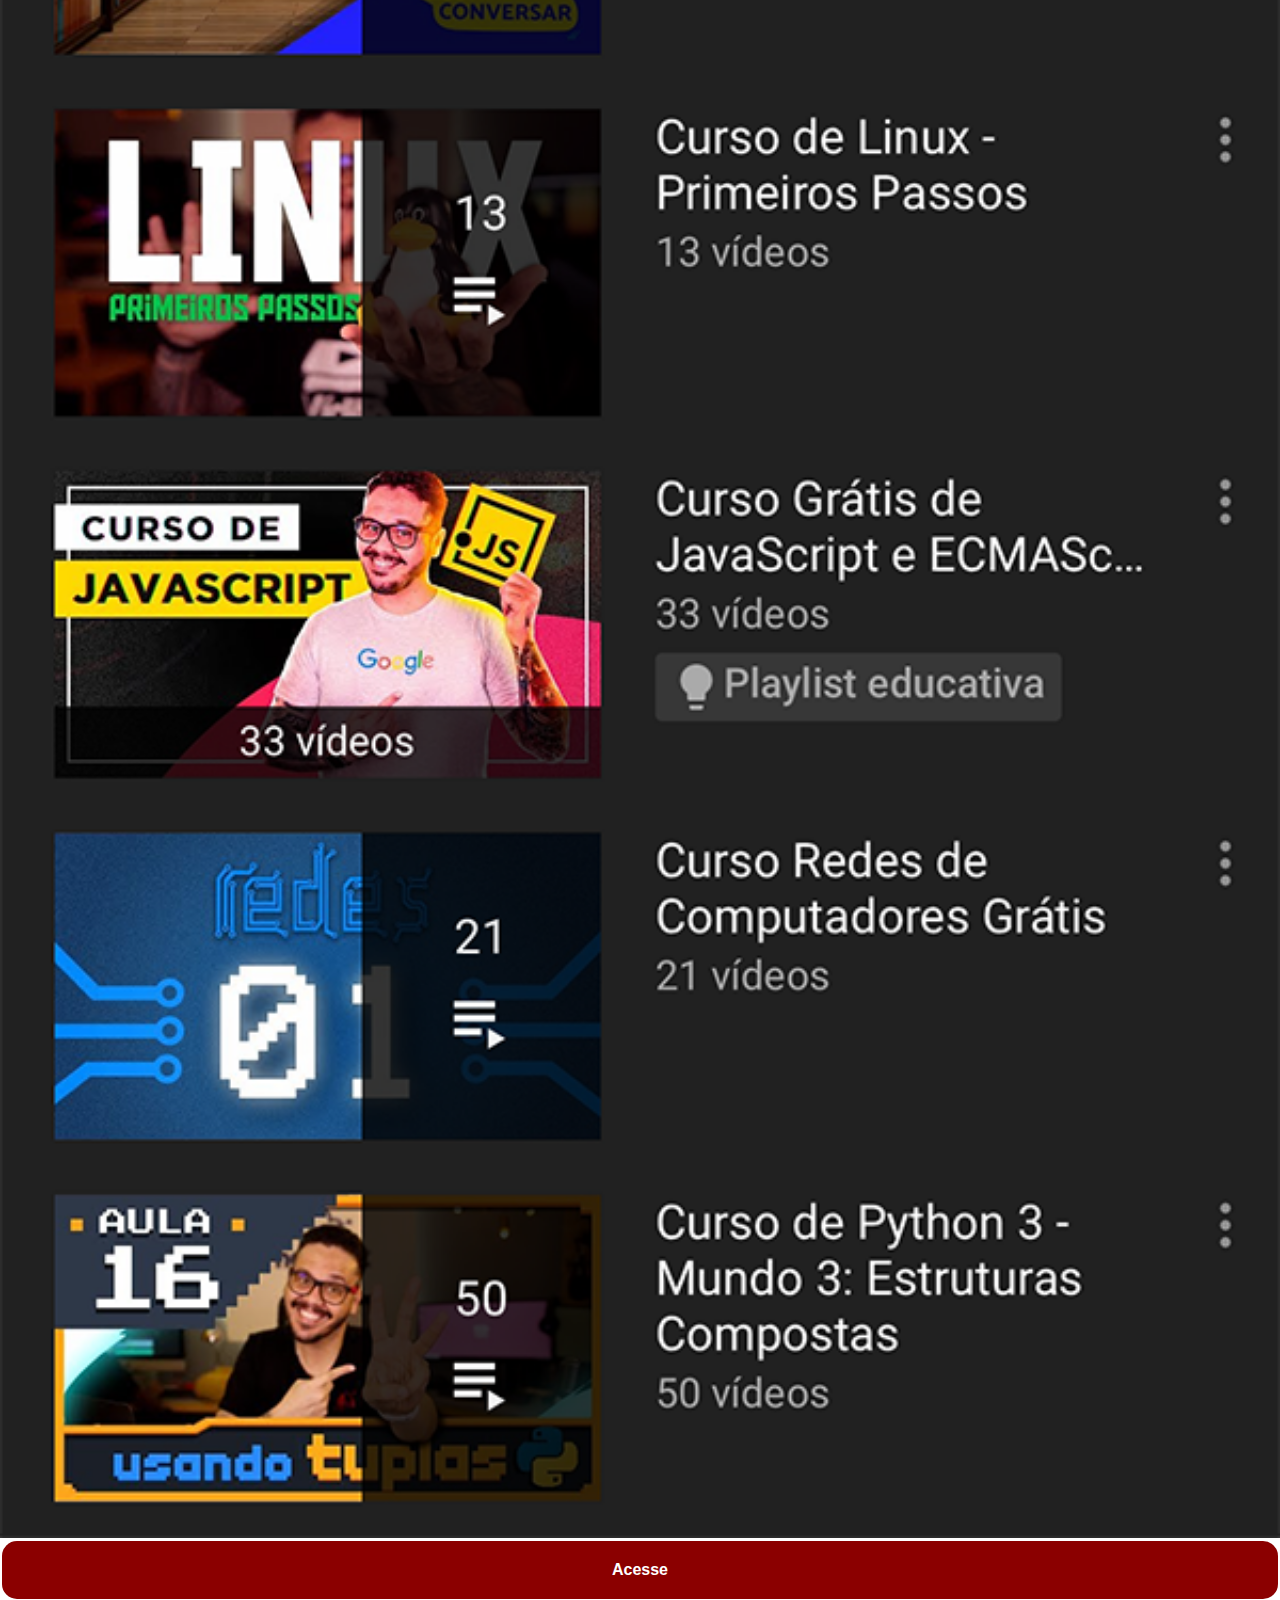
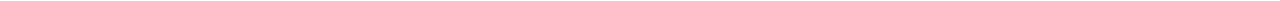
<file: youtube.html>
<!DOCTYPE html>
<html lang="en">
<head>
    <meta charset="UTF-8">
    <meta name="viewport" content="width=device-width, initial-scale=1.0">
    <title>Youtube</title>
    <link rel="stylesheet" href="estilos/social.css">
</head>
<body>
    <img src="imagens/tela-youtube.png" alt="Tela do Youtube">
    <a href="https://www.youtube.com/@CursoemVideo" target="_blank">Acesse</a>
</body>
</html>
</file>
<file: estilos/style.css>
@charset "utf-8";
* {
   margin: 0px; 
   padding: 0px;
   font-family: Arial, Helvetica, sans-serif;
}
html,body{
    height: 100vh;
    width: 100vw;
    background-color: black;
}
body{
    background: url(../imagens/fundo-madeira.jpg) no-repeat top center;
    background-size: cover;
    background-attachment: fixed;
}
main{
   position: relative;
   height: 100vh;
}
#telefone{
   position: absolute;
   top: 50%;
   left: 50%;
   transform: translate(-50%, -50%);
   height: 627px;
   width: 311px;
   background: url(../imagens/frame-iphone.png) no-repeat;
}
#tela{
    position: relative;
    top: 80px;
    left: 22px;
    width: 267px;
    height: 471px;
}
#redes-sociais{
    text-align: right;
}
#redes-sociais img{
    width: 50px;
    margin: 10px;
    border-radius: 50%;
    box-shadow: 2px 2px 5px rgba(0, 0, 0, 0.400);
    box-sizing: border-box;
}
#redes-sociais img:hover{
    border: 2px solid rgba(255, 255, 255, 0.603);
    transform: translate(-2px, -2px);
    box-shadow: 5px 5px 10px rgba(0, 0, 0, 0.613);
    transition: transform .3s, border .1s;
}
</file>
<file: estilos/social.css>
@charset "UTF-8";
* {
    margin: 0px;
    padding: 0px; 
    font-family: Arial, Helvetica, sans-serif;
 }
 ::-webkit-scrollbar{
     width: 0px;
     height: 0px;
 }
 img{
     width: 100vw;
     margin-bottom: -3px;
 }
 body{
    background-color: white;
 }
 a{
    display: block;
    background-color: darkred;
    color: white;
    padding: 20px;
    text-align: center;
    font-weight: bolder;
    text-decoration: none;
    margin: 2px;
    border-radius: 15px;
 }
 a:hover{
     background-color: red;
 }
</file>
